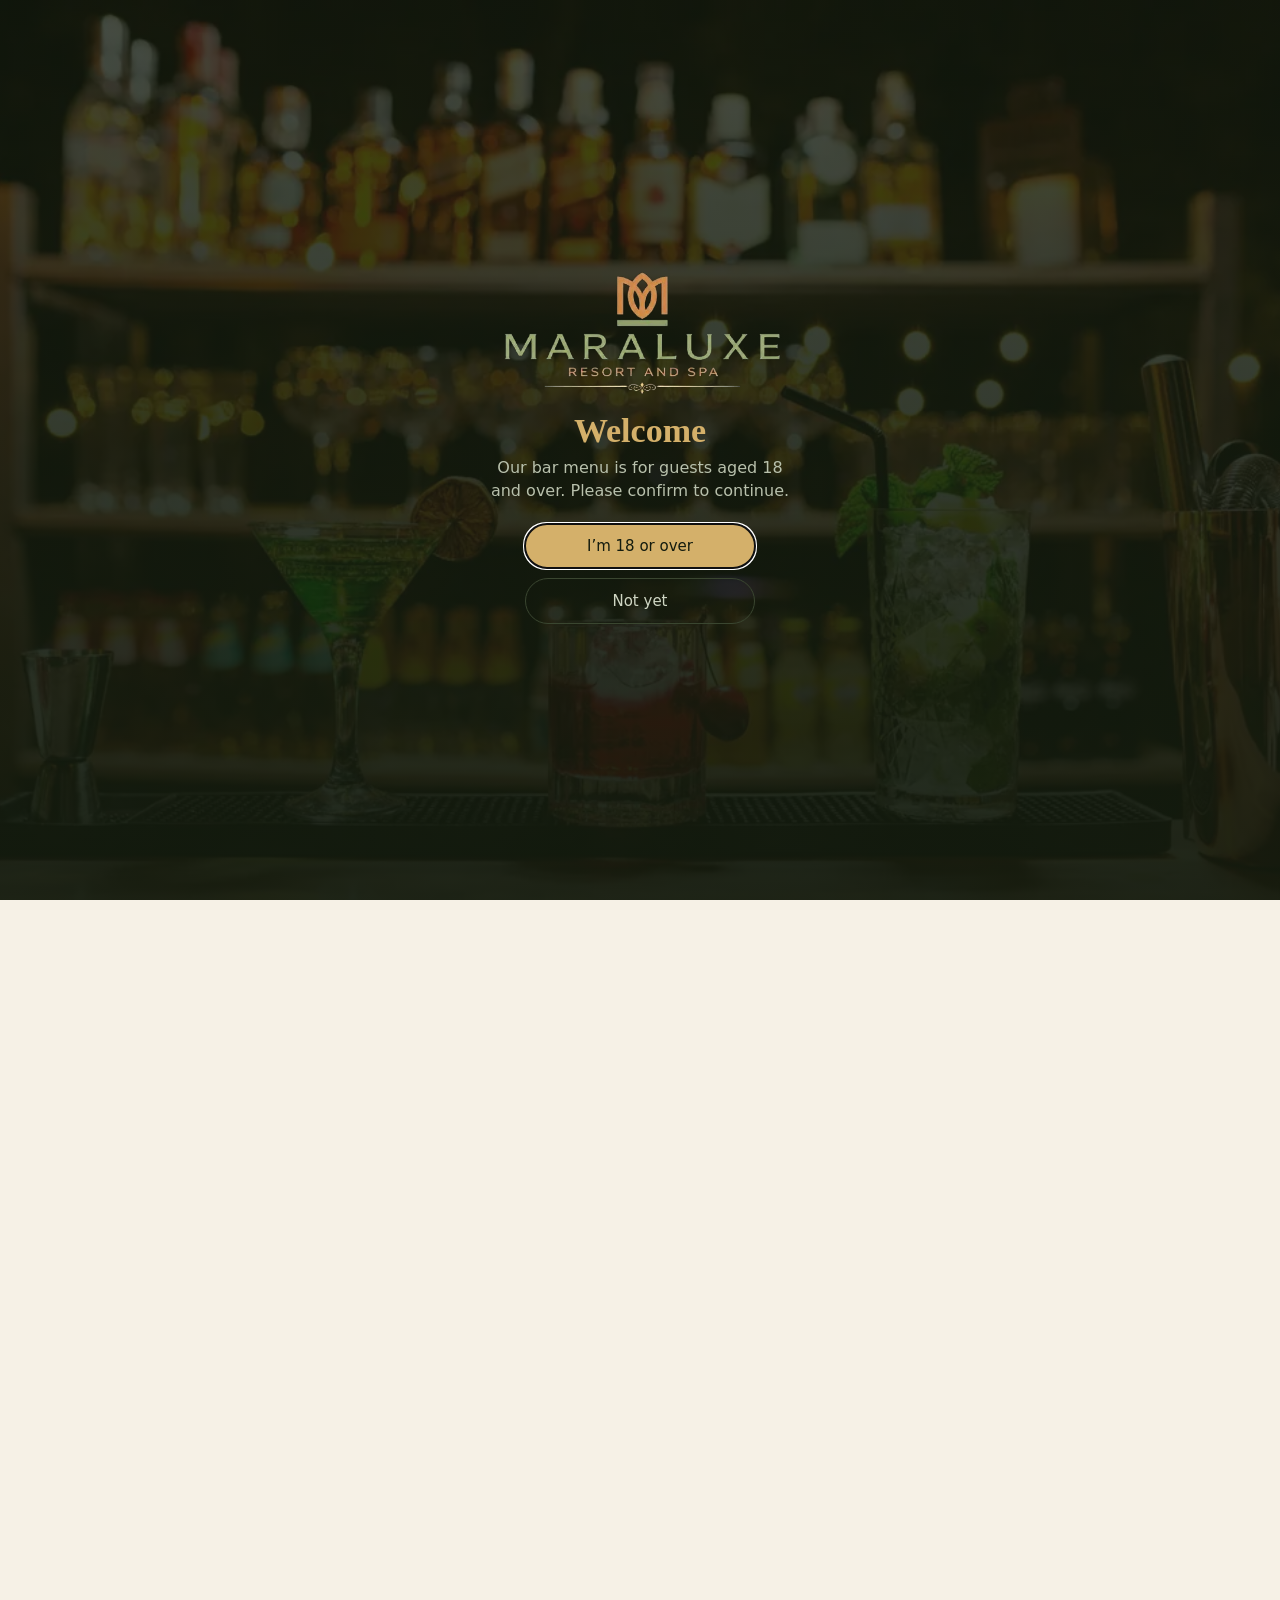
<file: index.html>
<!DOCTYPE html>
<html lang="en">
<head>
  <meta charset="utf-8">
  <meta name="viewport" content="width=device-width, initial-scale=1, viewport-fit=cover">
  <meta name="theme-color" content="#131B0E">
  <link rel="manifest" href="./manifest.webmanifest">
  <link rel="icon" type="image/png" sizes="192x192" href="./icons/icon-192.png">
  <link rel="apple-touch-icon" href="./icons/apple-touch-icon.png">
  <meta name="apple-mobile-web-app-capable" content="yes">
  <meta name="mobile-web-app-capable" content="yes">
  <meta name="apple-mobile-web-app-title" content="Maraluxe Bar">
  <meta name="apple-mobile-web-app-status-bar-style" content="black-translucent">
  <meta name="referrer" content="no-referrer">
  <meta http-equiv="X-Content-Type-Options" content="nosniff">
  <meta http-equiv="Content-Security-Policy" content="default-src 'none'; script-src 'self'; style-src 'self' https://fonts.googleapis.com; font-src https://fonts.gstatic.com; img-src 'self' data:; connect-src 'self' https://fonts.googleapis.com https://fonts.gstatic.com; worker-src 'self'; manifest-src 'self'; object-src 'none'; base-uri 'none'; form-action 'none';">
  <meta name="description" content="Maraluxe Resort and Spa bar menu featuring crafted cocktails, fine spirits, ice-cold beer, and luxury wines.">

  <title>Maraluxe Resort and Spa — Bar Menu</title>

  <link rel="preconnect" href="https://fonts.googleapis.com">
  <link rel="preconnect" href="https://fonts.gstatic.com" crossorigin>
  <link href="https://fonts.googleapis.com/css2?family=Cormorant+Garamond:wght@500;600&family=Jost:wght@400;500;600&display=swap" rel="stylesheet">
  <link rel="stylesheet" href="./styles.css">
</head>
<body>

  <!-- Age Verification Modal -->
  <div class="age-gate" id="ageGateModal" role="dialog" aria-modal="true" aria-labelledby="ageGateTitle">
    <img class="brand-logo" alt="Maraluxe Resort and Spa">
    <h1 class="age-gate__title" id="ageGateTitle">Welcome</h1>
    <p class="age-gate__message" id="ageGatePrompt">Our bar menu is for guests aged 18 and over. Please confirm to continue.</p>
    <div id="ageGateActions">
      <button type="button" class="age-gate__btn age-gate__btn--confirm" id="confirmAgeBtn">I’m 18 or over</button>
      <button type="button" class="age-gate__btn age-gate__btn--decline" id="declineAgeBtn">Not yet</button>
    </div>
  </div>

  <!-- Header -->
  <header class="site-header">
    <img class="brand-logo" alt="Maraluxe Resort and Spa">
    <p class="site-header__kicker">Bar Menu</p>
    <p class="site-header__subtitle">Crafted cocktails · Fine spirits · Ice-cold beer</p>
    <p class="site-header__subtitle">All prices in Ksh.</p>
  </header>

  <!-- Sticky Menu Navigation & Search -->
  <nav class="menu-nav" aria-label="Menu filter navigation">
    <input
      id="searchInput"
      class="menu-nav__search"
      type="search"
      maxlength="60"
      placeholder="Search drinks…"
      autocomplete="off"
      aria-label="Search drinks"
    >
    <div id="categoryPills" class="category-pills"></div>
  </nav>

  <!-- Dynamic Menu Content Container -->
  <main id="menuContent" class="menu-container"></main>

  <!-- Responsible Drinking Footer -->
  <footer class="site-footer">
    Please drink responsibly. Alcohol is for guests aged 18 and over.
  </footer>

  <!-- Lightbox Modal for Image Zoom -->
  <div class="lightbox-modal" id="lightboxModal" role="dialog" aria-modal="true" hidden>
    <img class="lightbox-modal__img" id="lightboxImage" alt="">
    <p class="lightbox-modal__caption" id="lightboxCaption"></p>
  </div>

  <!-- Application Scripts -->
  <script src="./assets.js" defer></script>
  <script src="./menu-data.js" defer></script>
  <script src="./app.js" defer></script>
</body>
</html>
</file>
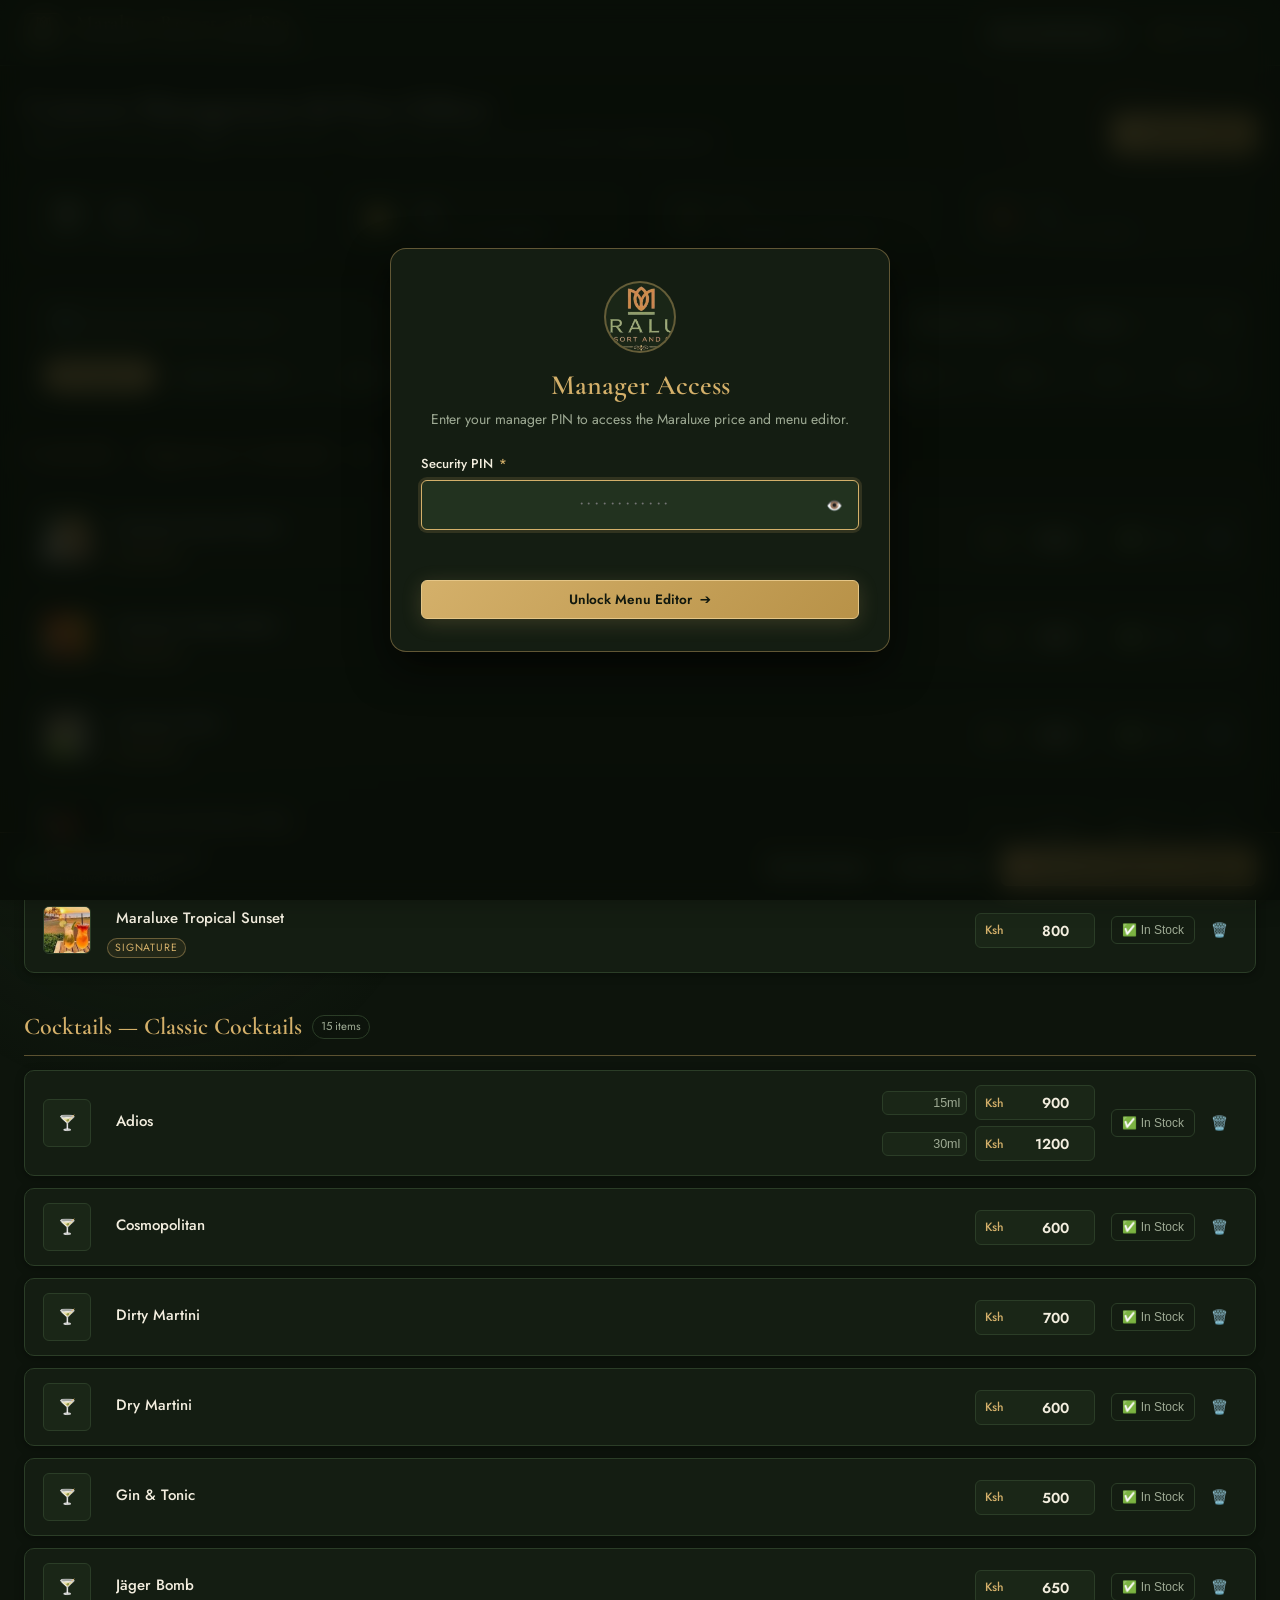
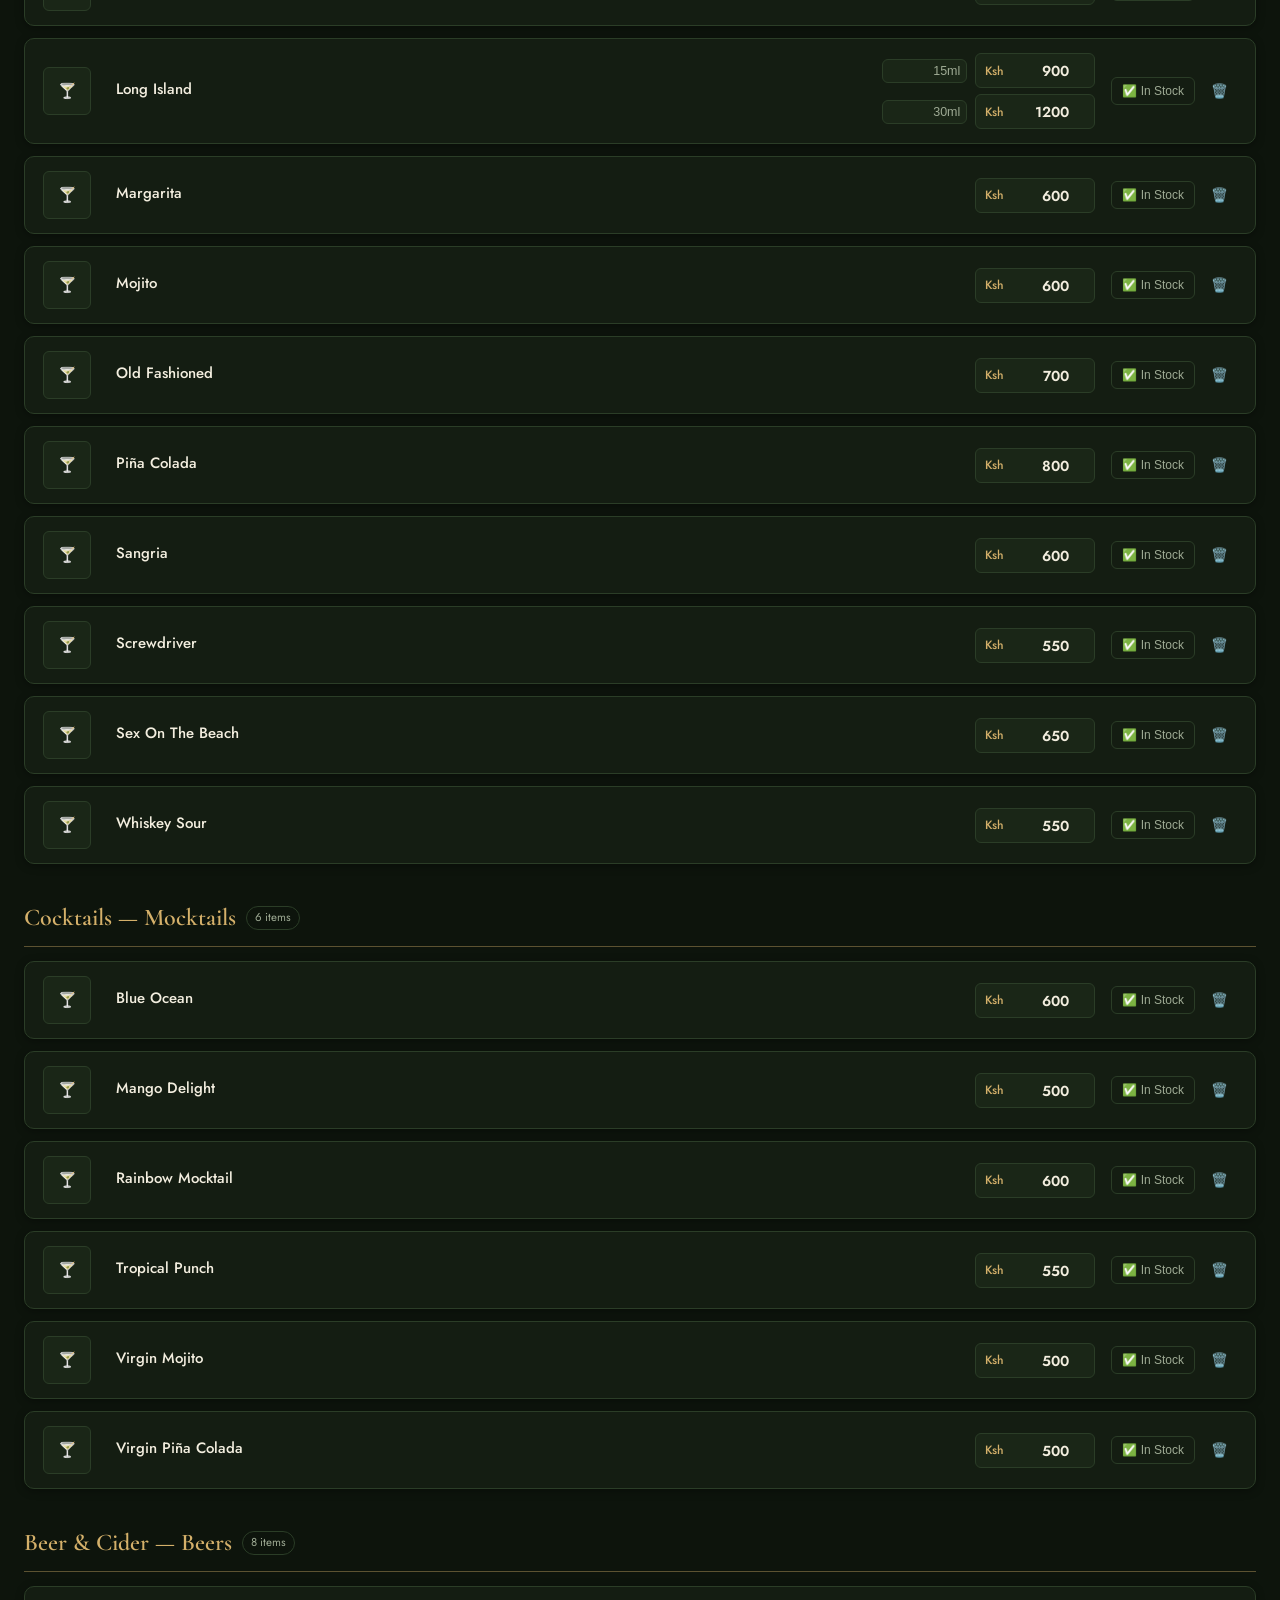
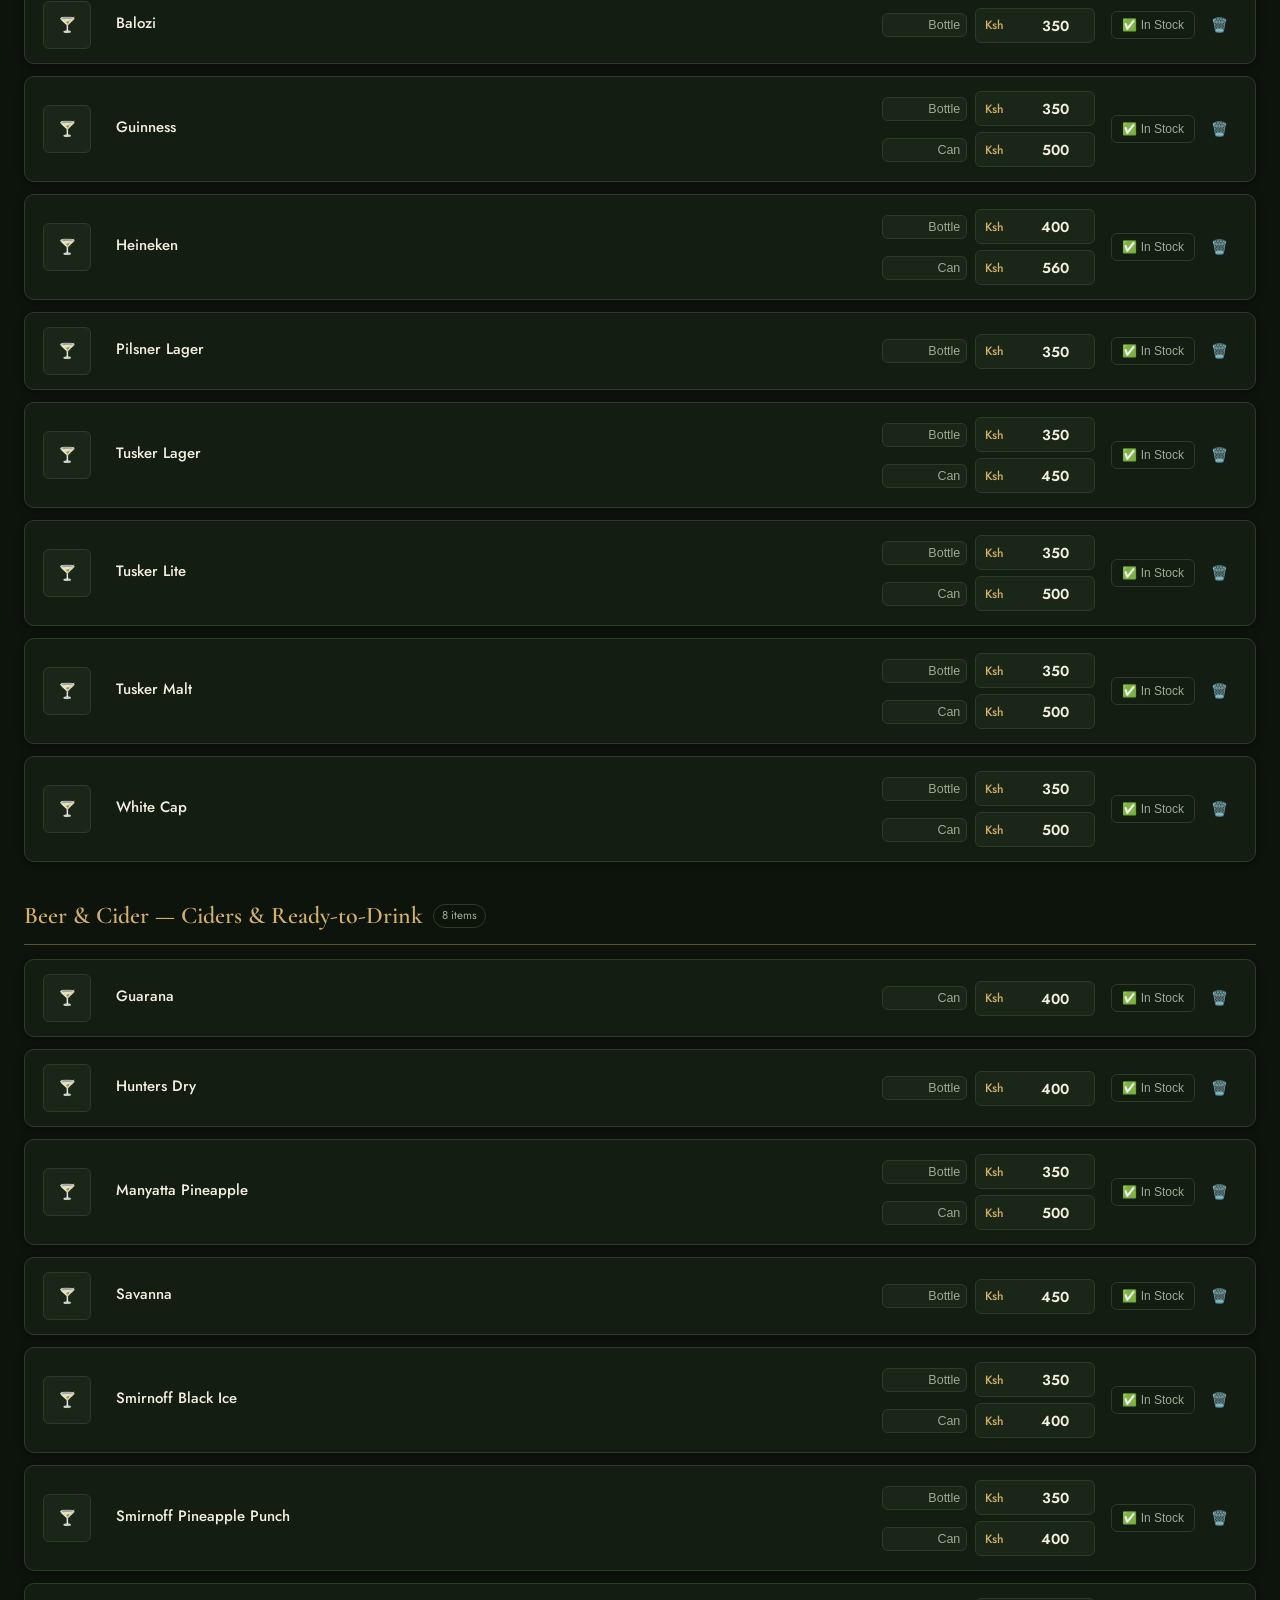
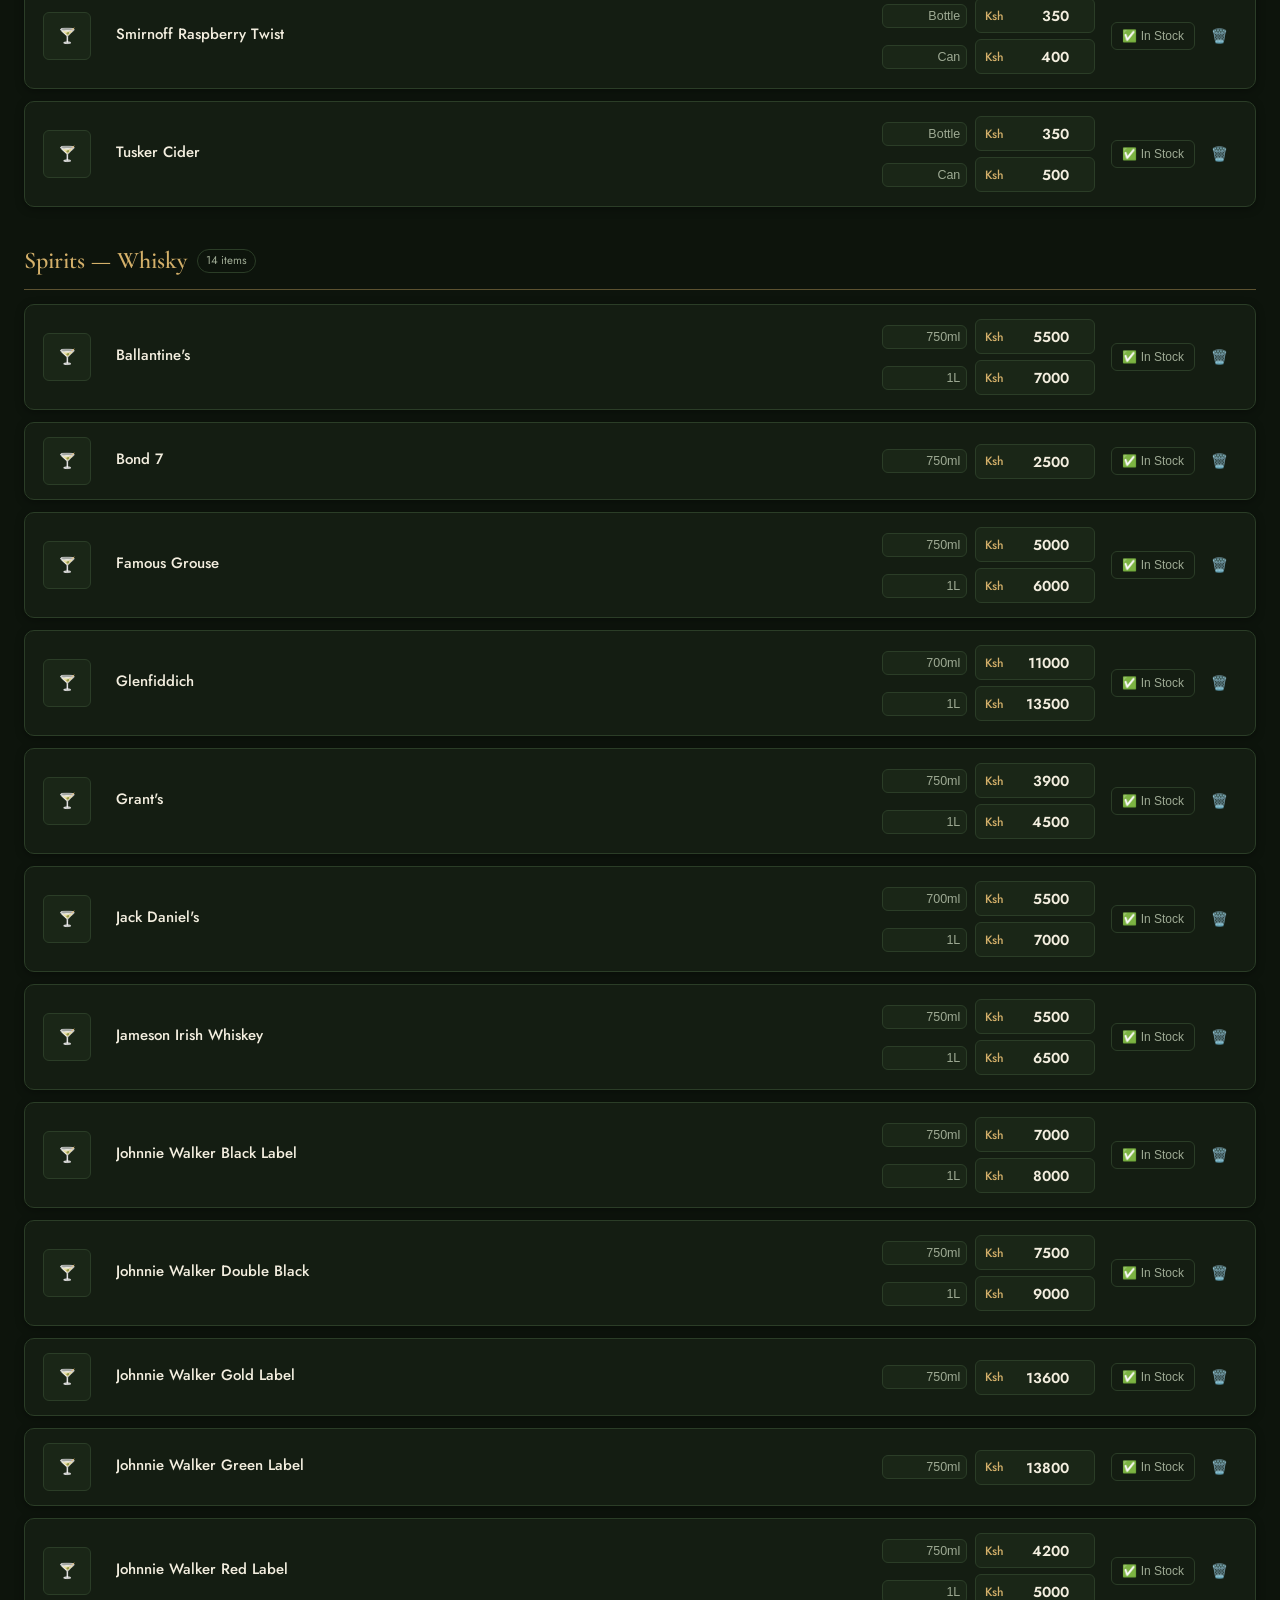
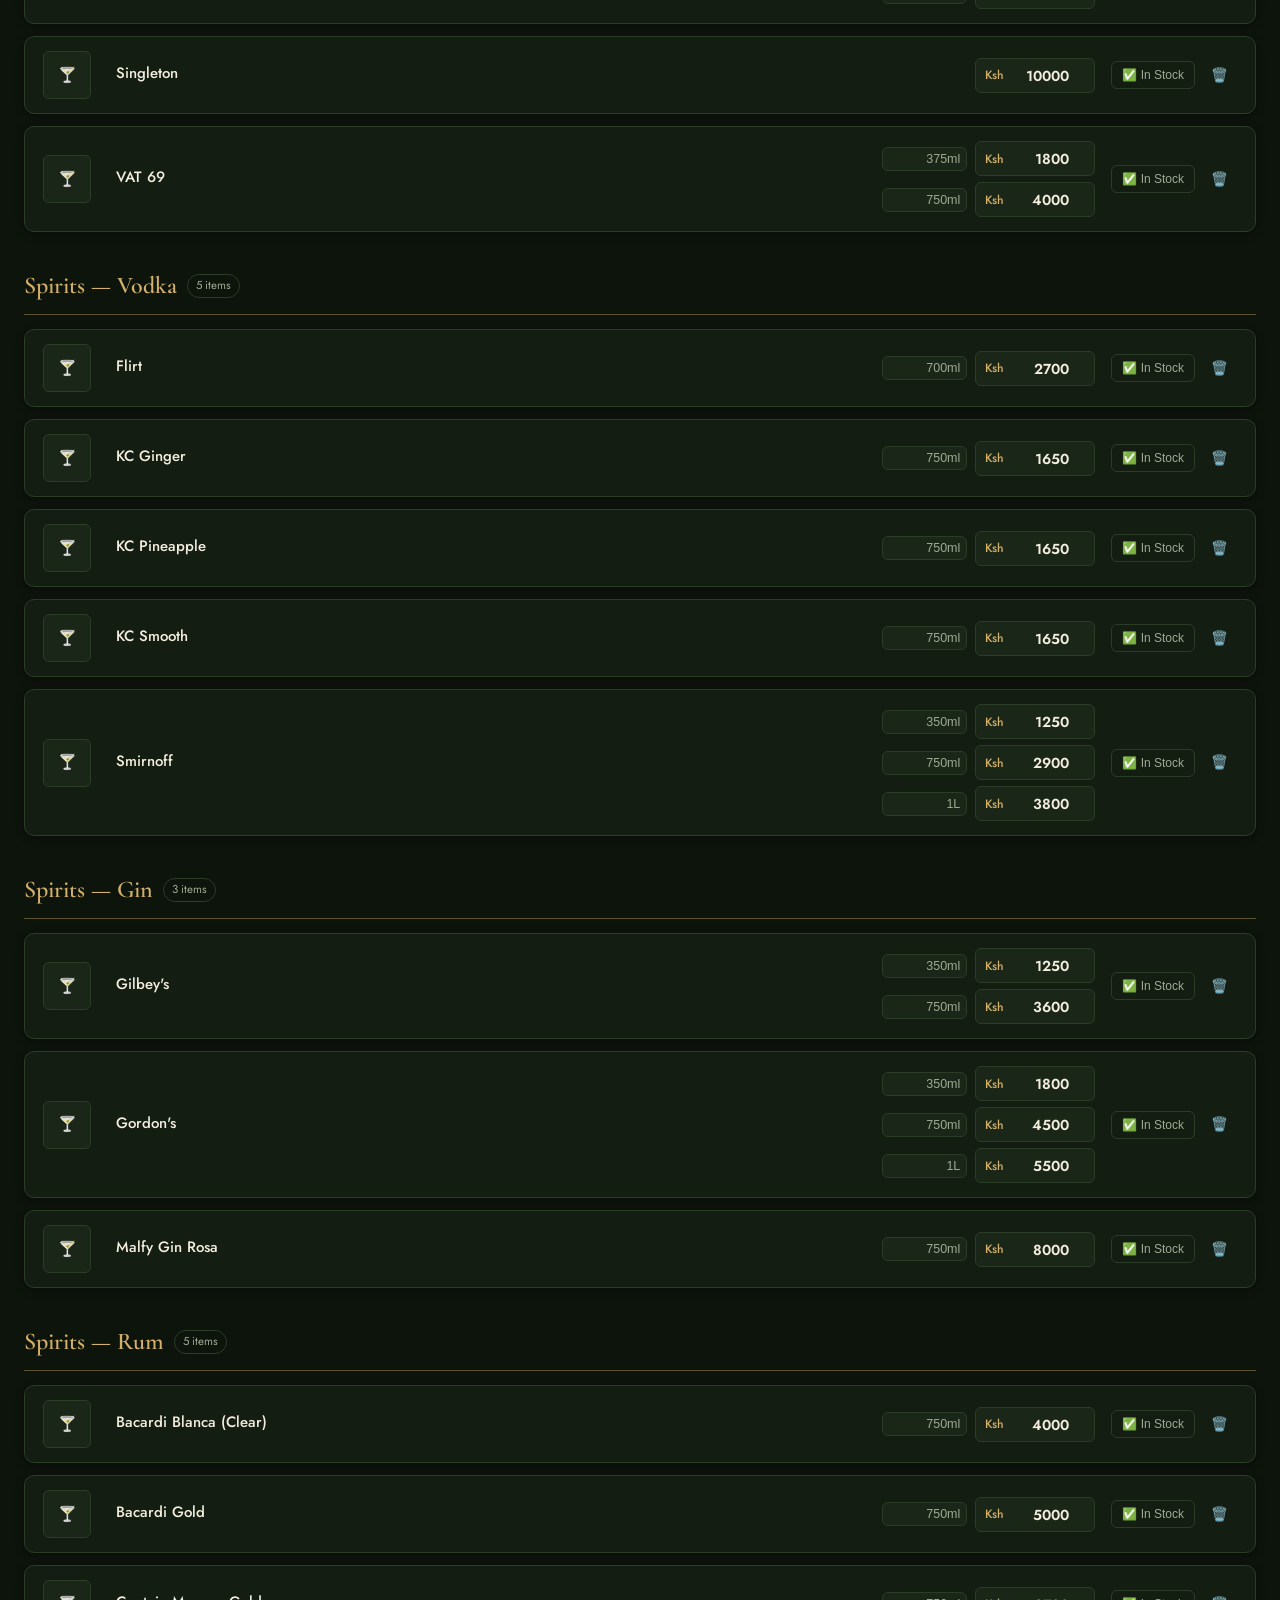
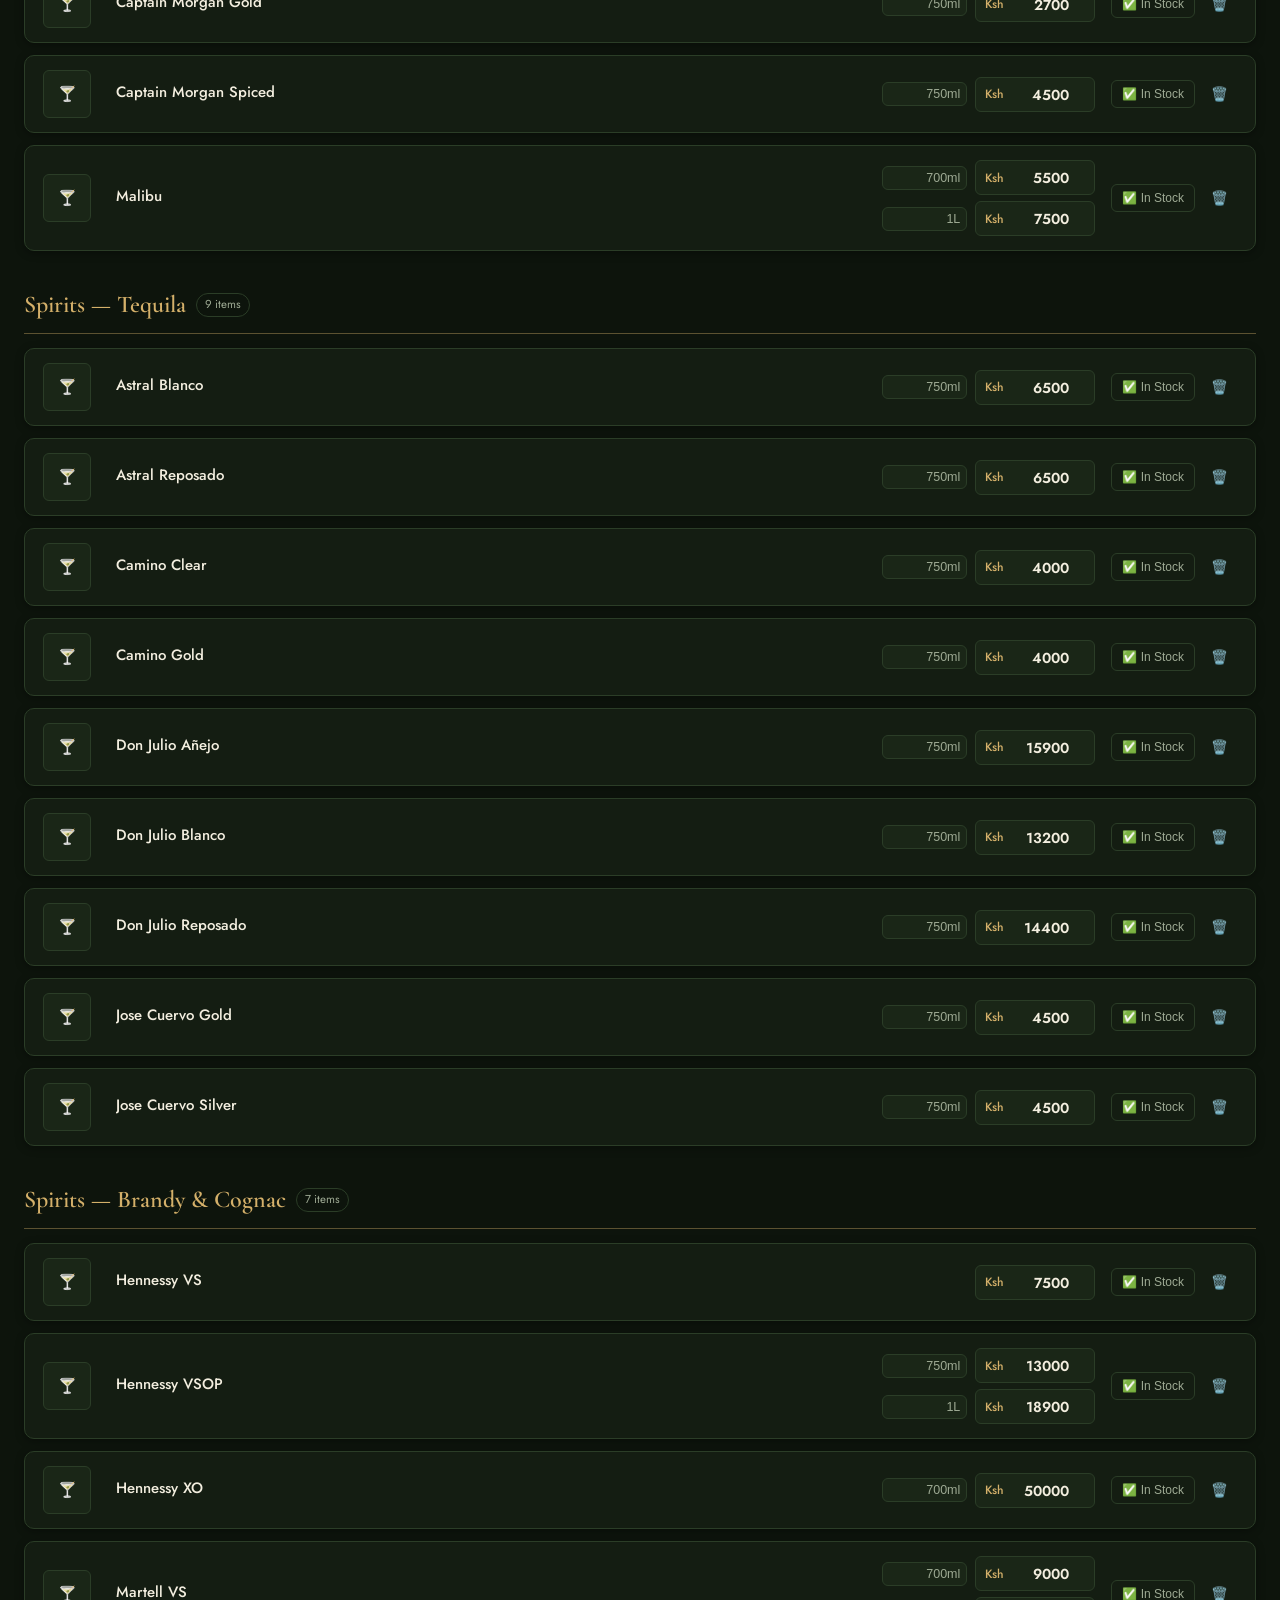
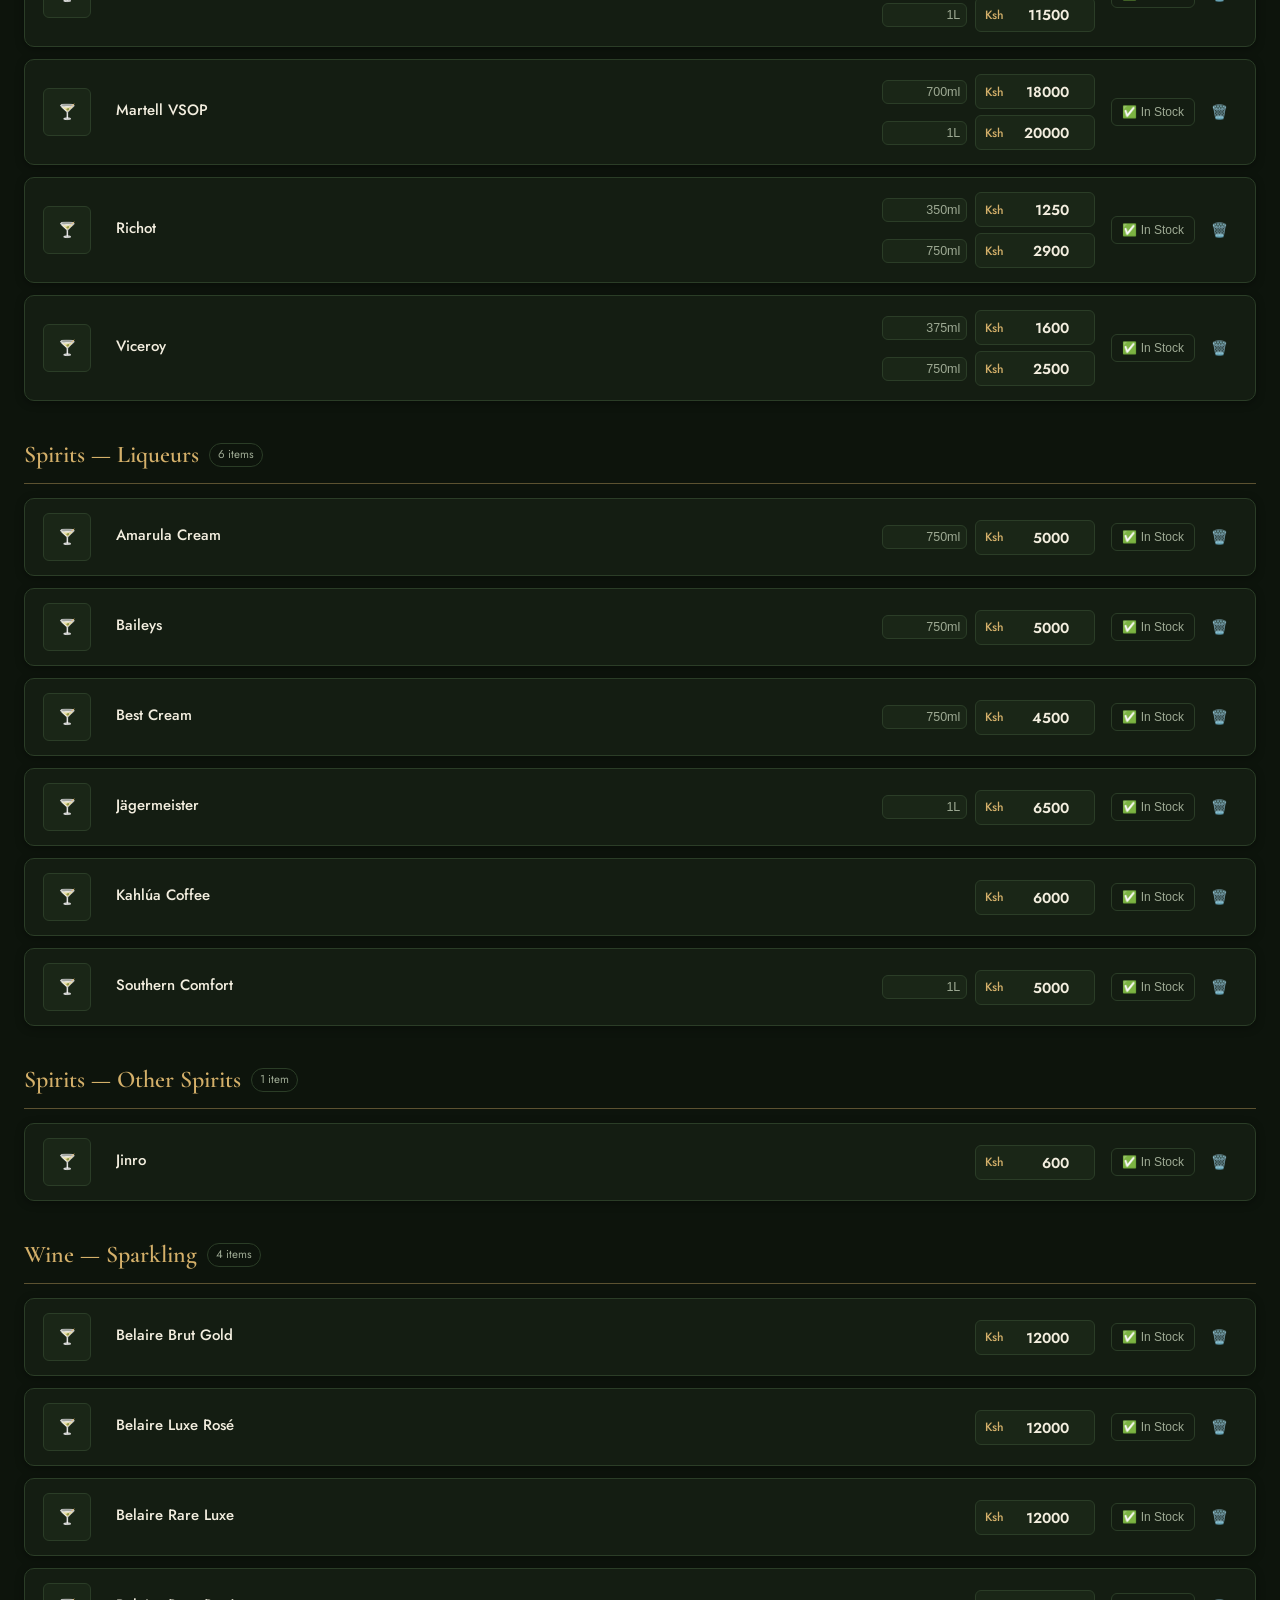
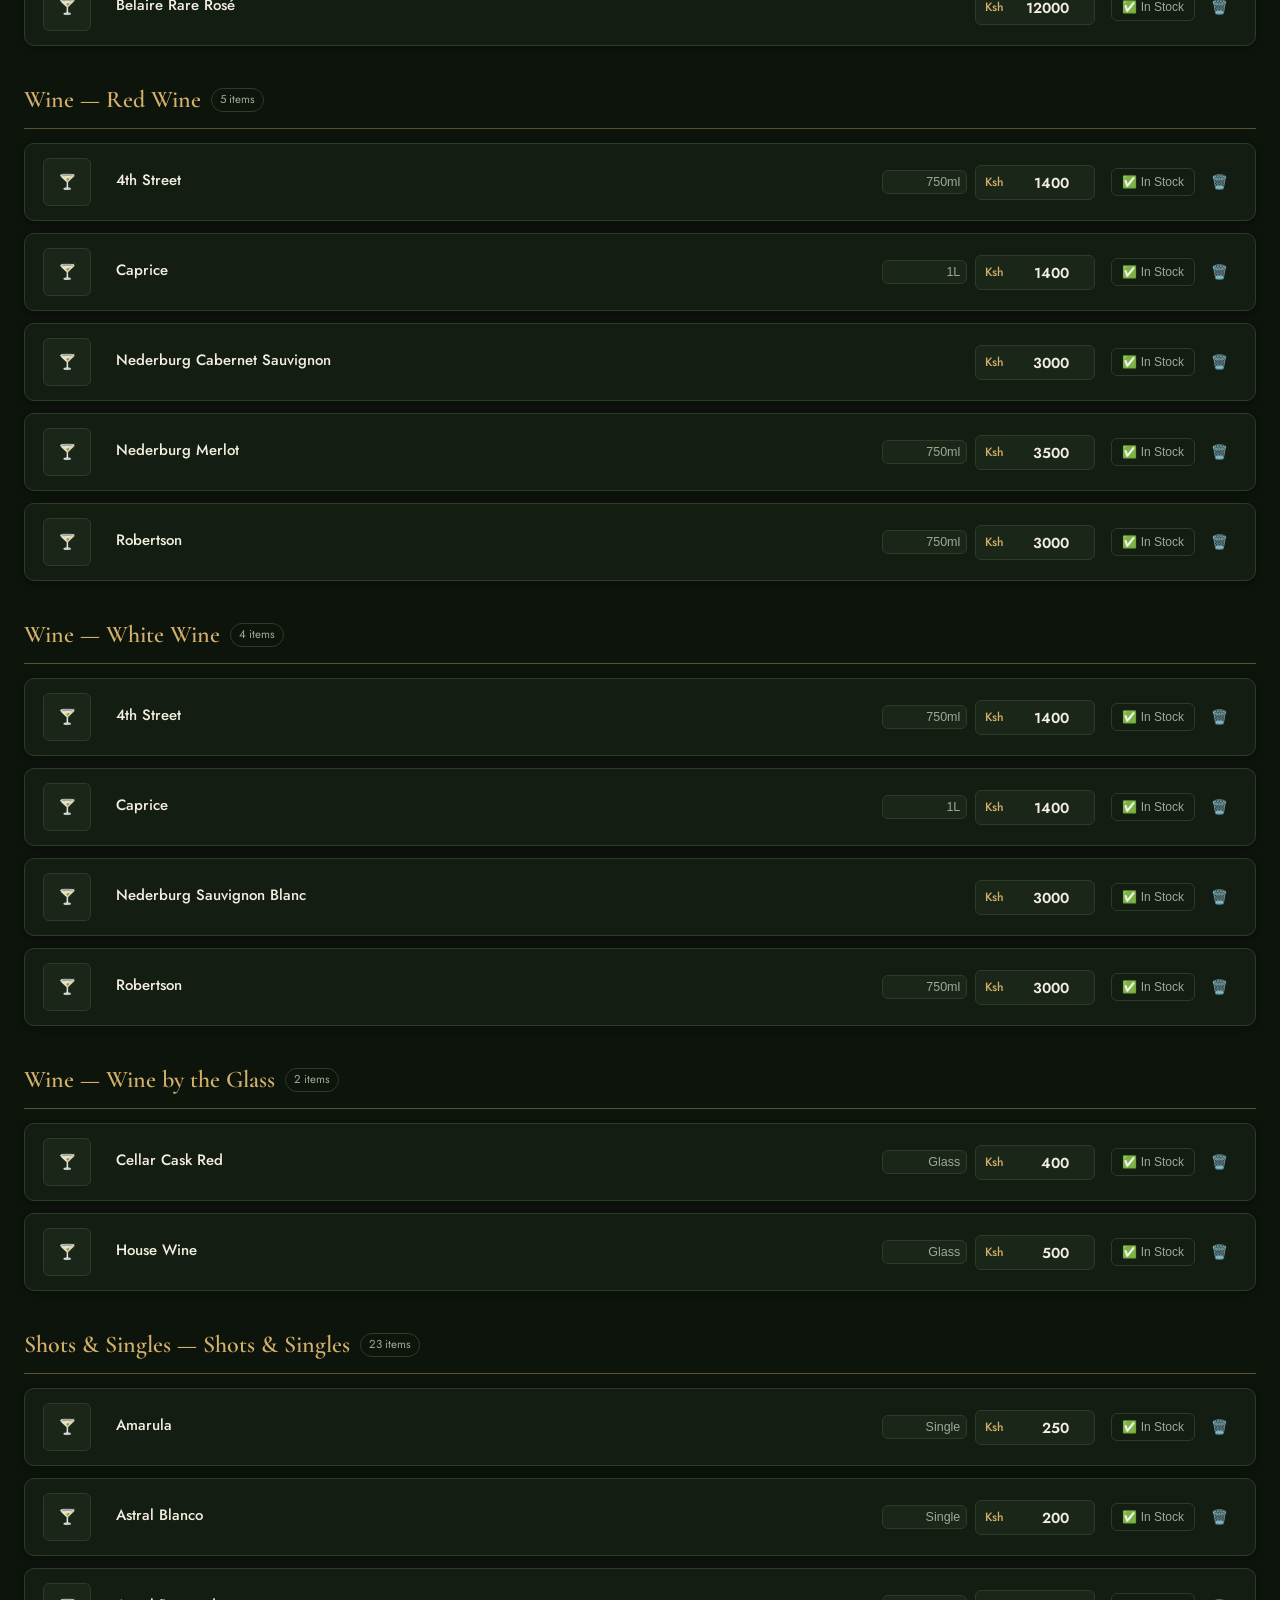
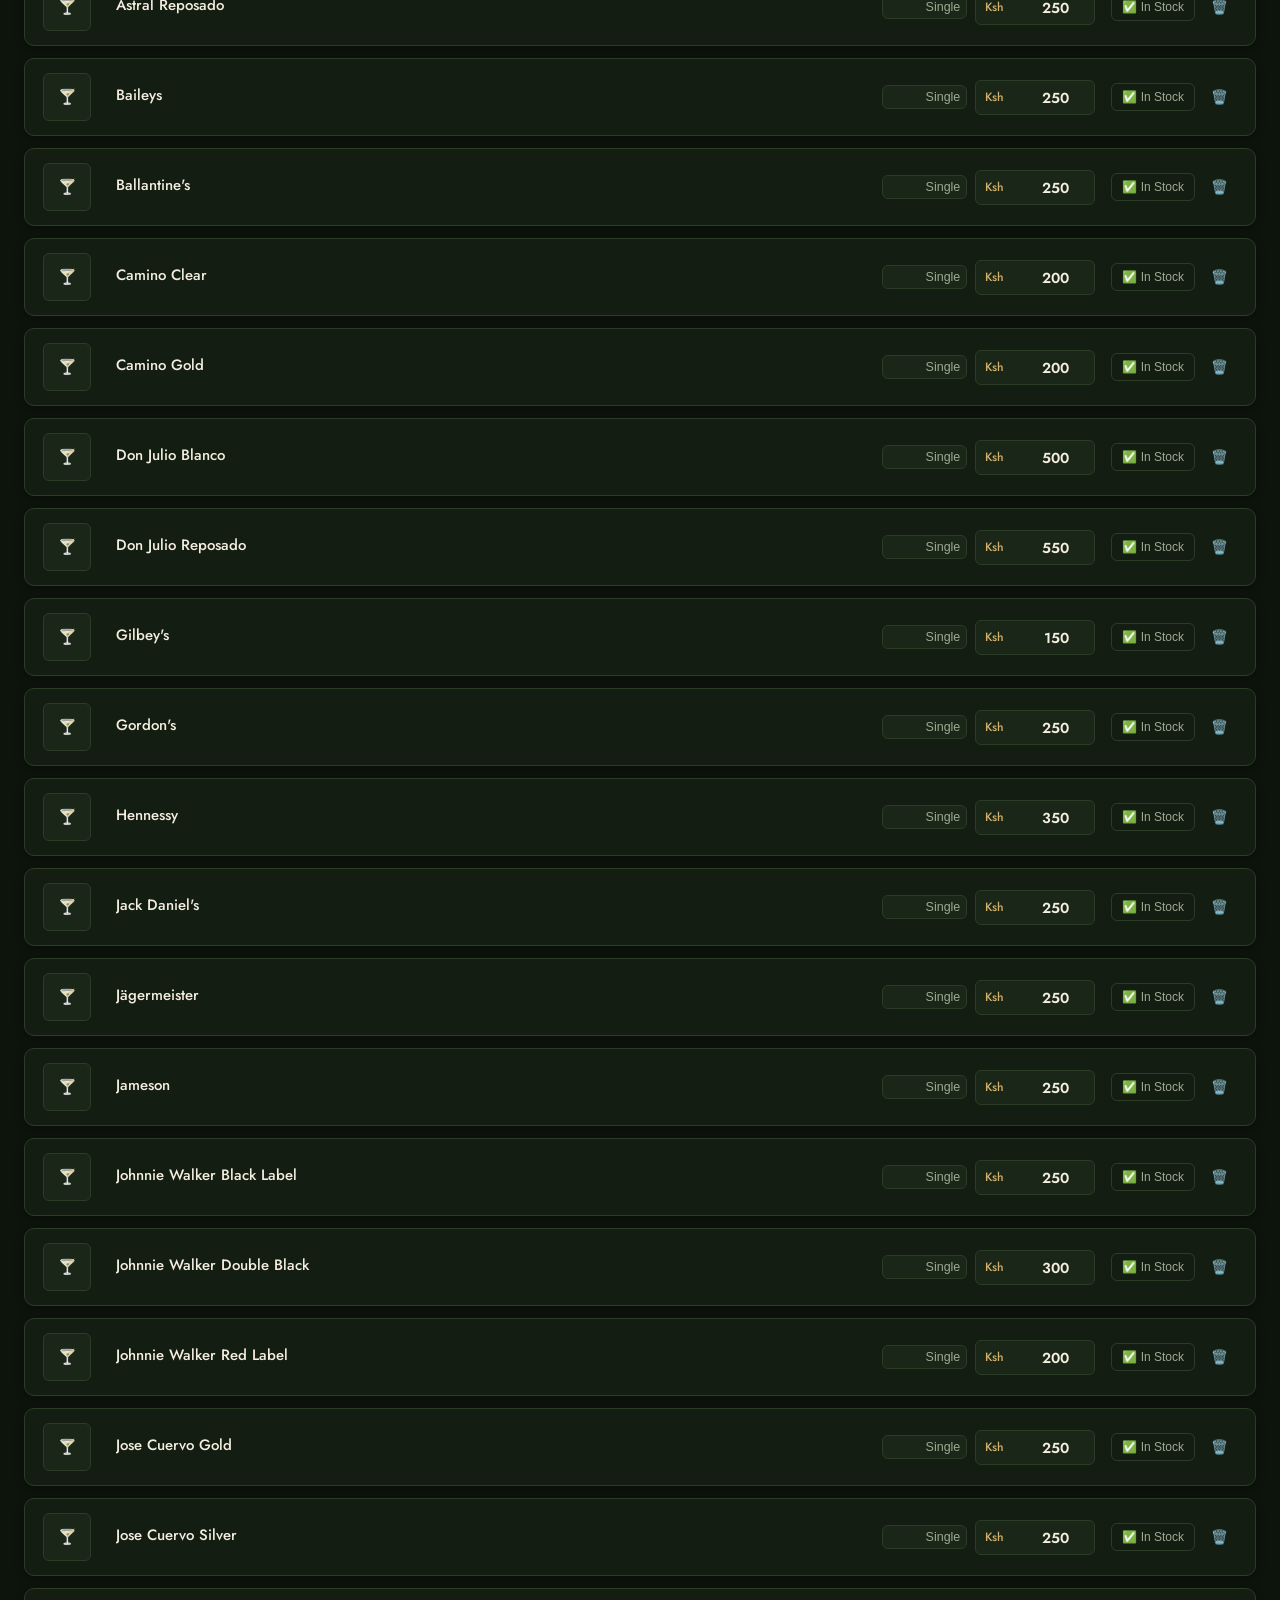
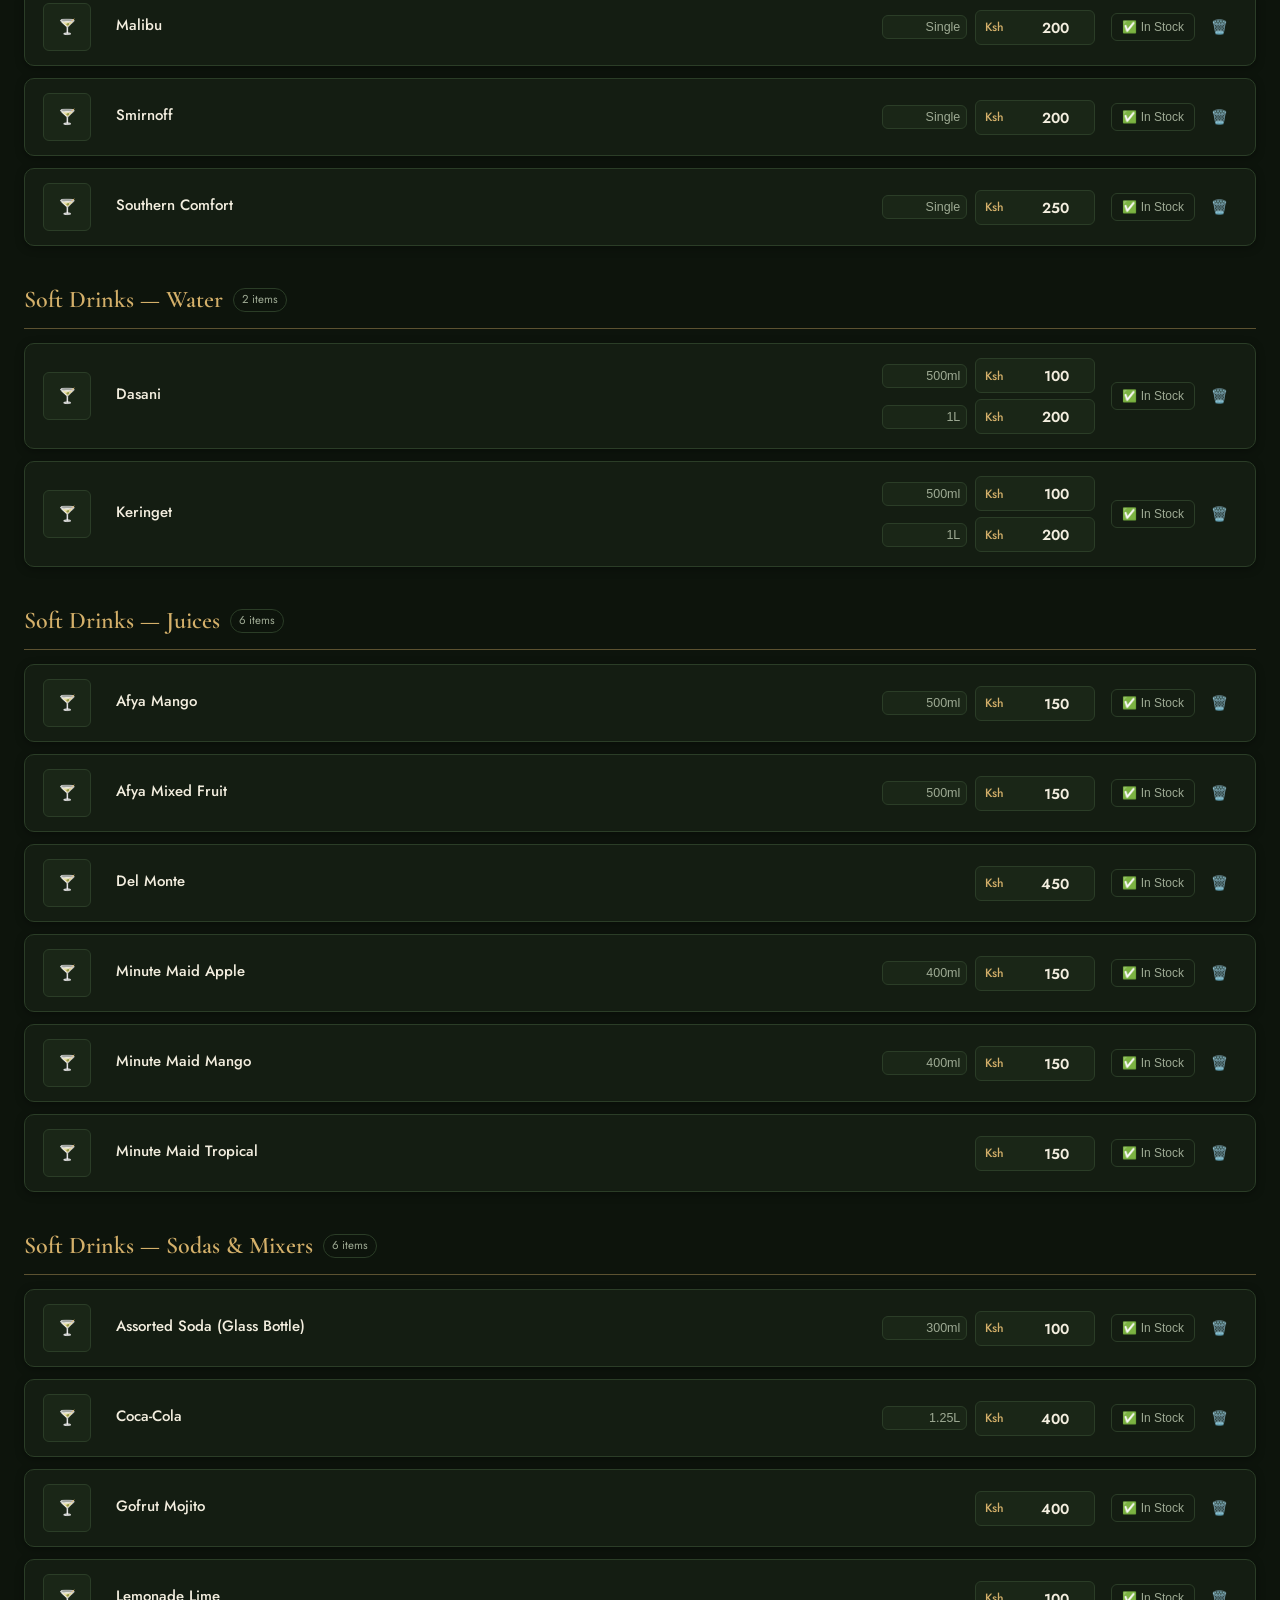
<file: admin.html>
<!DOCTYPE html>
<html lang="en">
<head>
  <meta charset="utf-8">
  <meta name="robots" content="noindex, nofollow">
  <meta name="viewport" content="width=device-width, initial-scale=1, viewport-fit=cover">
  <meta name="theme-color" content="#0D140C">
  <meta name="description" content="Maraluxe Resort and Spa Content Management & Price Editor dashboard.">

  <title>Maraluxe Resort and Spa — Menu & Price Editor</title>

  <!-- Google Fonts: Cormorant Garamond & Jost -->
  <link rel="preconnect" href="https://fonts.googleapis.com">
  <link rel="preconnect" href="https://fonts.gstatic.com" crossorigin>
  <link href="https://fonts.googleapis.com/css2?family=Cormorant+Garamond:wght@500;600;700&family=Jost:wght@400;500;600;700&display=swap" rel="stylesheet">

  <link rel="stylesheet" href="./admin.css">
</head>
<body>

  <!-- ==========================================================================
       PIN Login Gate Modal
       ========================================================================== -->
  <div class="modal-overlay" id="pinGateModal" role="dialog" aria-modal="true" aria-labelledby="pinTitle">
    <div class="modal-card" id="pinCard">
      <div class="modal-header">
        <div class="modal-logo">
          <img class="brand-logo" alt="Maraluxe Resort and Spa">
        </div>
        <h2 class="modal-title" id="pinTitle">Manager Access</h2>
        <p class="modal-subtitle">Enter your manager PIN to access the Maraluxe price and menu editor.</p>
      </div>

      <form id="pinForm" autocomplete="off">
        <div class="form-group">
          <label for="pinInput" class="form-label">Security PIN <span class="req">*</span></label>
          <div class="pin-input-wrapper">
            <input
              type="password"
              id="pinInput"
              class="form-input pin-input"
              placeholder="••••••••••••"
              required
              autofocus
            >
            <button type="button" class="pin-toggle-btn" id="pinToggleBtn" title="Show or hide PIN">
              👁️
            </button>
          </div>
          <div class="pin-error-msg" id="pinErrorMsg"></div>
        </div>

        <div class="modal-actions" style="justify-content: stretch;">
          <button type="submit" class="btn btn--gold" style="width: 100%;">
            <span>Unlock Menu Editor</span> ➔
          </button>
        </div>
      </form>
    </div>
  </div>

  <!-- ==========================================================================
       Top Navigation Bar
       ========================================================================== -->
  <nav class="admin-nav" aria-label="Admin Navigation">
    <div class="admin-nav__inner">
      <div class="admin-nav__brand">
        <div class="admin-nav__logo-wrapper">
          <img class="brand-logo admin-nav__logo-img" alt="Maraluxe">
        </div>
        <div class="admin-nav__brand-text">
          <h1>Maraluxe Resort and Spa</h1>
          <p>Bar Menu & Price Management</p>
        </div>
      </div>

      <div class="admin-nav__actions">
        <a href="./index.html" target="_blank" class="btn btn--surface btn--sm" title="Open the live guest bar menu in a new tab">
          <span>View Live Bar Menu ↗</span>
        </a>
        <button type="button" class="btn btn--ghost btn--sm" id="logoutBtn" title="Lock the dashboard">
          <span>🔒 Lock Screen</span>
        </button>
      </div>
    </div>
  </nav>

  <!-- ==========================================================================
       Main Dashboard Container
       ========================================================================== */ -->
  <main class="admin-container">

    <!-- Header Section -->
    <header class="admin-header">
      <div class="admin-header__top">
        <div>
          <h2 class="admin-header__title">Content Management & Price Editor</h2>
          <p class="admin-header__subtitle">
            Update prices, edit names, toggle out-of-stock items, or add new drinks. When done, download the updated data file.
          </p>
        </div>
        <div>
          <button type="button" class="btn btn--gold" id="openAddModalBtn">
            <span>+ Add New Drink</span>
          </button>
        </div>
      </div>

      <!-- Quick Metrics Bar -->
      <div class="admin-metrics">
        <div class="metric-card">
          <div class="metric-card__icon">🍸</div>
          <div>
            <div class="metric-card__val" id="metricTotalItems">0</div>
            <div class="metric-card__lbl">Total Drinks</div>
          </div>
        </div>

        <div class="metric-card">
          <div class="metric-card__icon">📂</div>
          <div>
            <div class="metric-card__val" id="metricTotalCategories">0</div>
            <div class="metric-card__lbl">Active Categories</div>
          </div>
        </div>

        <div class="metric-card metric-card--modified">
          <div class="metric-card__icon">✏️</div>
          <div>
            <div class="metric-card__val" id="metricModifiedCount">0</div>
            <div class="metric-card__lbl">Changes in Session</div>
          </div>
        </div>

        <div class="metric-card">
          <div class="metric-card__icon">🚫</div>
          <div>
            <div class="metric-card__val" id="metricOutOfStockCount">0</div>
            <div class="metric-card__lbl">Out of Stock</div>
          </div>
        </div>
      </div>
    </header>

    <!-- Toolbar: Search, Filters & Category Pills -->
    <section class="admin-toolbar" aria-label="Inventory Filters">
      <div class="admin-toolbar__row">
        <!-- Search -->
        <div class="search-box">
          <span class="search-box__icon">🔍</span>
          <input
            type="search"
            id="adminSearchInput"
            class="search-box__input"
            placeholder="Search by drink name or brand…"
            autocomplete="off"
          >
          <button type="button" class="search-box__clear" id="searchClearBtn" hidden title="Clear search">✕</button>
        </div>

        <!-- Filter Dropdowns -->
        <div style="display: flex; gap: 10px; align-items: center; flex-wrap: wrap;">
          <select id="groupFilterSelect" class="filter-select" aria-label="Filter by group">
            <option value="ALL">All Menu Groups</option>
          </select>

          <select id="statusFilterSelect" class="filter-select" aria-label="Filter by status">
            <option value="ALL">All Items</option>
            <option value="MODIFIED">Modified Only (✏️)</option>
            <option value="OUT_OF_STOCK">Out of Stock Only (🚫)</option>
            <option value="IN_STOCK">In Stock Only (✅)</option>
          </select>
        </div>
      </div>

      <!-- Quick Category Pills -->
      <div class="category-filter-pills" id="categoryFilterPills" role="tablist" aria-label="Categories">
        <!-- Dynamic Category Pills inserted here -->
      </div>
    </section>

    <!-- Dynamic Menu Content Container -->
    <section id="inventoryContainer" aria-label="Menu Items List">
      <!-- Dynamic category groups and item rows inserted here -->
    </section>

  </main>

  <!-- ==========================================================================
       Sticky Bottom Action Bar
       ========================================================================== -->
  <footer class="admin-sticky-bar" aria-label="Quick Actions">
    <div class="admin-sticky-bar__inner">
      <div class="admin-sticky-bar__status">
        <span class="status-dot" id="statusDot"></span>
        <div>
          <div class="admin-sticky-bar__text" id="statusMessage">All menu items are current</div>
          <div class="admin-sticky-bar__subtext" id="statusSubtext">No unsaved adjustments</div>
        </div>
      </div>

      <div class="admin-sticky-bar__buttons">
        <button type="button" class="btn btn--surface btn--sm" id="discardChangesBtn" disabled title="Reset working changes back to the original file">
          <span>Discard Changes</span>
        </button>

        <button type="button" class="btn btn--surface btn--sm" id="previewCodeBtn" title="Inspect the generated code preview">
          <span>Preview Code</span>
        </button>

        <button type="button" class="btn btn--gold" id="downloadDataBtn">
          <span>📥 Download Updated menu-data.js</span>
        </button>
      </div>
    </div>
  </footer>

  <!-- ==========================================================================
       Modal: Add New Drink
       ========================================================================== -->
  <div class="modal-overlay" id="addDrinkModal" role="dialog" aria-modal="true" aria-labelledby="addDrinkTitle" hidden>
    <div class="modal-card" style="max-width: 580px;">
      <div class="modal-header" style="text-align: left; margin-bottom: 20px;">
        <h3 class="modal-title" id="addDrinkTitle" style="font-size: 24px;">Add New Drink</h3>
        <p class="modal-subtitle">Add a new beverage to the Maraluxe Resort & Spa inventory.</p>
      </div>

      <form id="addDrinkForm" autocomplete="off">
        <div class="form-group">
          <label for="newItemName" class="form-label">Drink Name <span class="req">*</span></label>
          <input
            type="text"
            id="newItemName"
            class="form-input"
            placeholder="e.g. Don Julio 1942 Añejo"
            required
          >
        </div>

        <div class="form-row">
          <div class="form-group">
            <label for="newItemCategory" class="form-label">Category <span class="req">*</span></label>
            <select id="newItemCategory" class="form-select" required>
              <!-- Populated dynamically -->
            </select>
          </div>

          <div class="form-group">
            <label for="newItemTag" class="form-label">Highlight Tag (Optional)</label>
            <input
              type="text"
              id="newItemTag"
              class="form-input"
              placeholder="e.g. Premium, Signature, New"
            >
          </div>
        </div>

        <div class="form-row">
          <div class="form-group">
            <label for="newItemOptionLabel" class="form-label">Size / Volume Label</label>
            <input
              type="text"
              id="newItemOptionLabel"
              class="form-input"
              placeholder="e.g. 750ml, Bottle, Glass, Tot"
            >
          </div>

          <div class="form-group">
            <label for="newItemPrice" class="form-label">Price (Ksh.) <span class="req">*</span></label>
            <input
              type="number"
              id="newItemPrice"
              class="form-input"
              placeholder="e.g. 15000"
              min="1"
              step="10"
              required
            >
          </div>
        </div>

        <div class="form-group">
          <label for="newItemDesc" class="form-label">Description (Optional)</label>
          <textarea
            id="newItemDesc"
            class="form-textarea"
            rows="2"
            placeholder="Tasting notes, vintage, or serving recommendation…"
          ></textarea>
        </div>

        <div class="modal-actions">
          <button type="button" class="btn btn--surface" id="cancelAddBtn">Cancel</button>
          <button type="submit" class="btn btn--gold">Add to Menu</button>
        </div>
      </form>
    </div>
  </div>

  <!-- ==========================================================================
       Modal: Confirm Delete
       ========================================================================== -->
  <div class="modal-overlay" id="confirmDeleteModal" role="dialog" aria-modal="true" aria-labelledby="deleteTitle" hidden>
    <div class="modal-card" style="max-width: 440px;">
      <div class="modal-header" style="text-align: left; margin-bottom: 16px;">
        <h3 class="modal-title" id="deleteTitle" style="font-size: 22px; color: var(--admin-danger);">Delete Menu Item?</h3>
        <p class="modal-subtitle" id="deleteConfirmPrompt">
          Are you sure you want to remove this drink from the menu?
        </p>
      </div>

      <div class="modal-actions">
        <button type="button" class="btn btn--surface" id="cancelDeleteBtn">Keep Item</button>
        <button type="button" class="btn btn--gold" id="confirmDeleteBtn" style="background: var(--admin-danger); border-color: var(--admin-danger); color: white;">
          Confirm Delete
        </button>
      </div>
    </div>
  </div>

  <!-- ==========================================================================
       Modal: Code & JSON Preview
       ========================================================================== -->
  <div class="modal-overlay" id="previewModal" role="dialog" aria-modal="true" aria-labelledby="previewTitle" hidden>
    <div class="modal-card" style="max-width: 800px; max-height: 85vh; display: flex; flex-direction: column;">
      <div class="modal-header" style="text-align: left; margin-bottom: 14px;">
        <h3 class="modal-title" id="previewTitle" style="font-size: 22px;">Generated menu-data.js Preview</h3>
        <p class="modal-subtitle">Review the packaged JavaScript file before downloading.</p>
      </div>

      <div style="flex: 1; overflow-y: auto; background: var(--admin-bg); border: 1px solid var(--admin-border); border-radius: var(--radius-sm); padding: 14px; margin-bottom: 16px;">
        <pre style="font-family: monospace; font-size: 12.5px; color: var(--admin-text-main); white-space: pre-wrap; word-break: break-all;" id="previewCodeContent"></pre>
      </div>

      <div class="modal-actions">
        <button type="button" class="btn btn--surface" id="closePreviewBtn">Close</button>
        <button type="button" class="btn btn--gold" id="downloadFromPreviewBtn">Download File</button>
      </div>
    </div>
  </div>

  <!-- ==========================================================================
       Toast Notifications Container
       ========================================================================== -->
  <div class="toast-container" id="toastContainer" aria-live="polite"></div>

  <!-- Application Scripts -->
  <script src="./assets.js"></script>
  <script src="./menu-data.js"></script>
  <script src="./admin.js"></script>
</body>
</html>
</file>
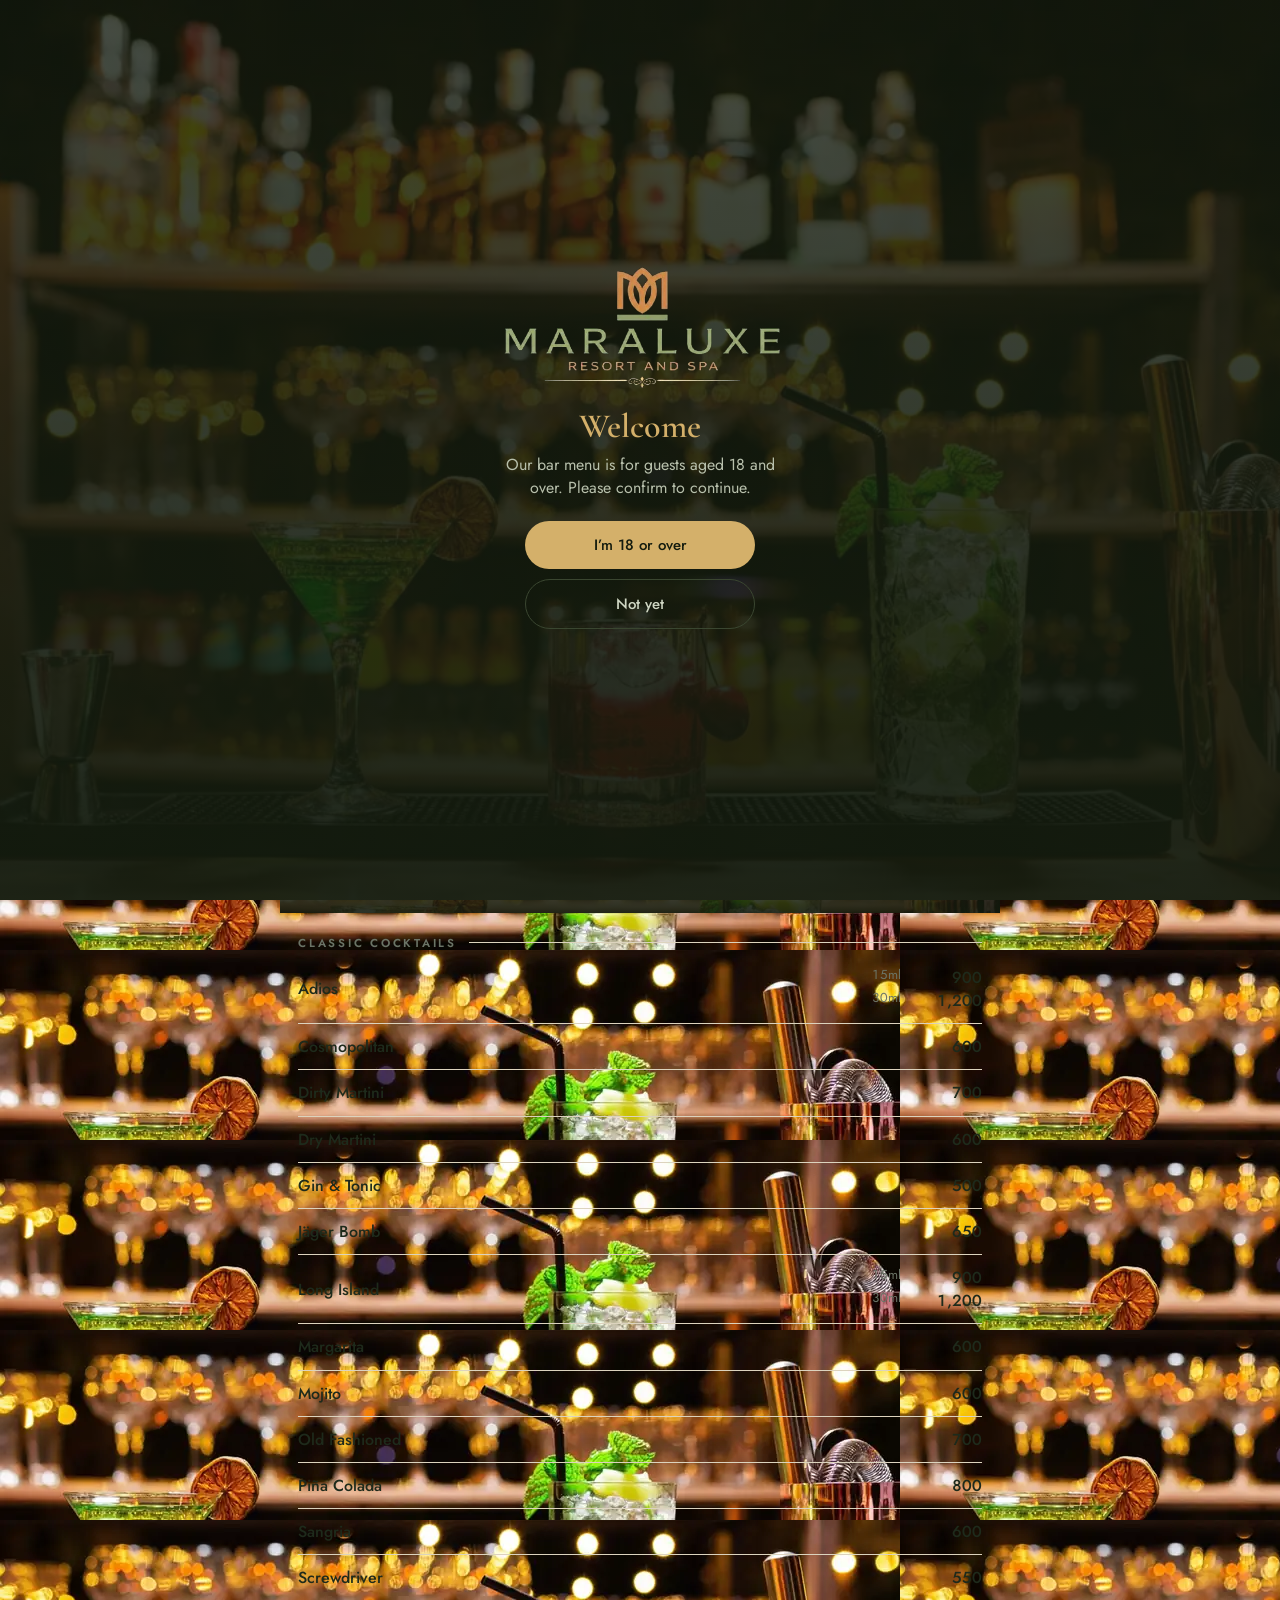
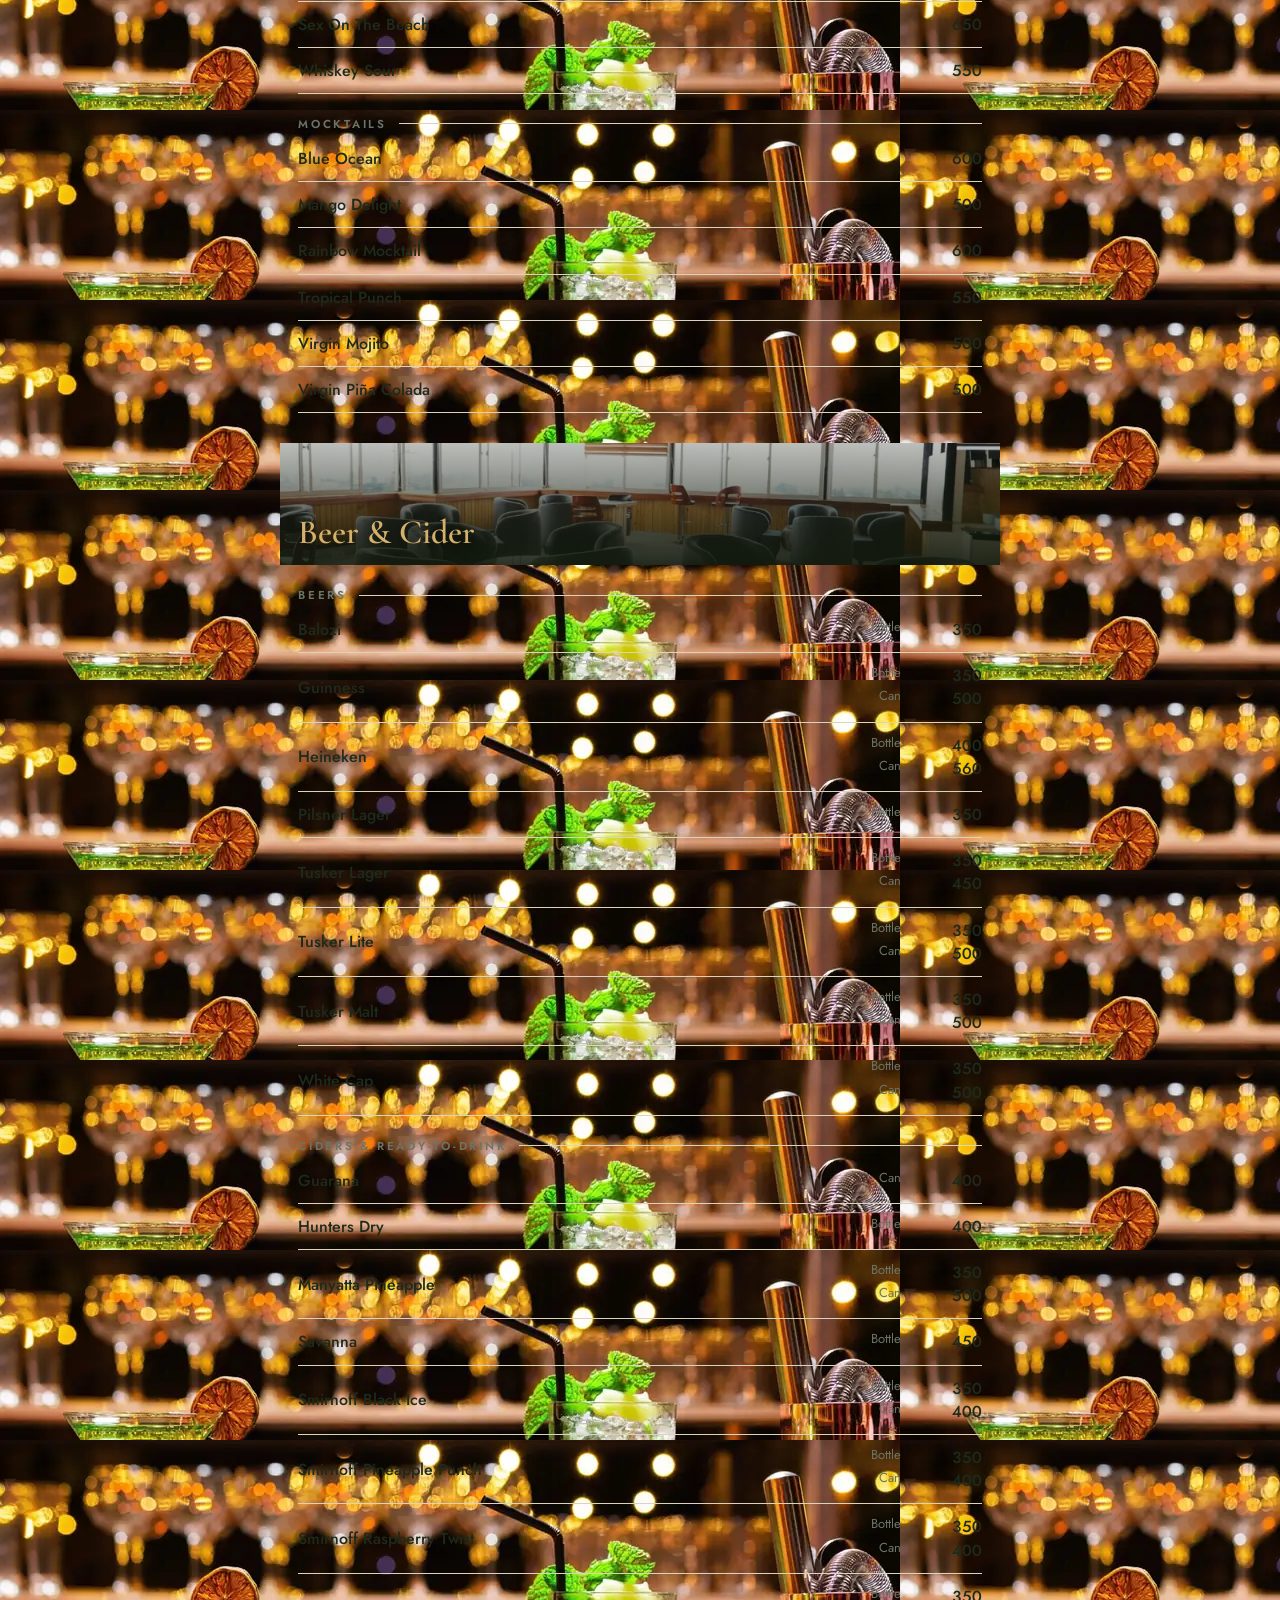
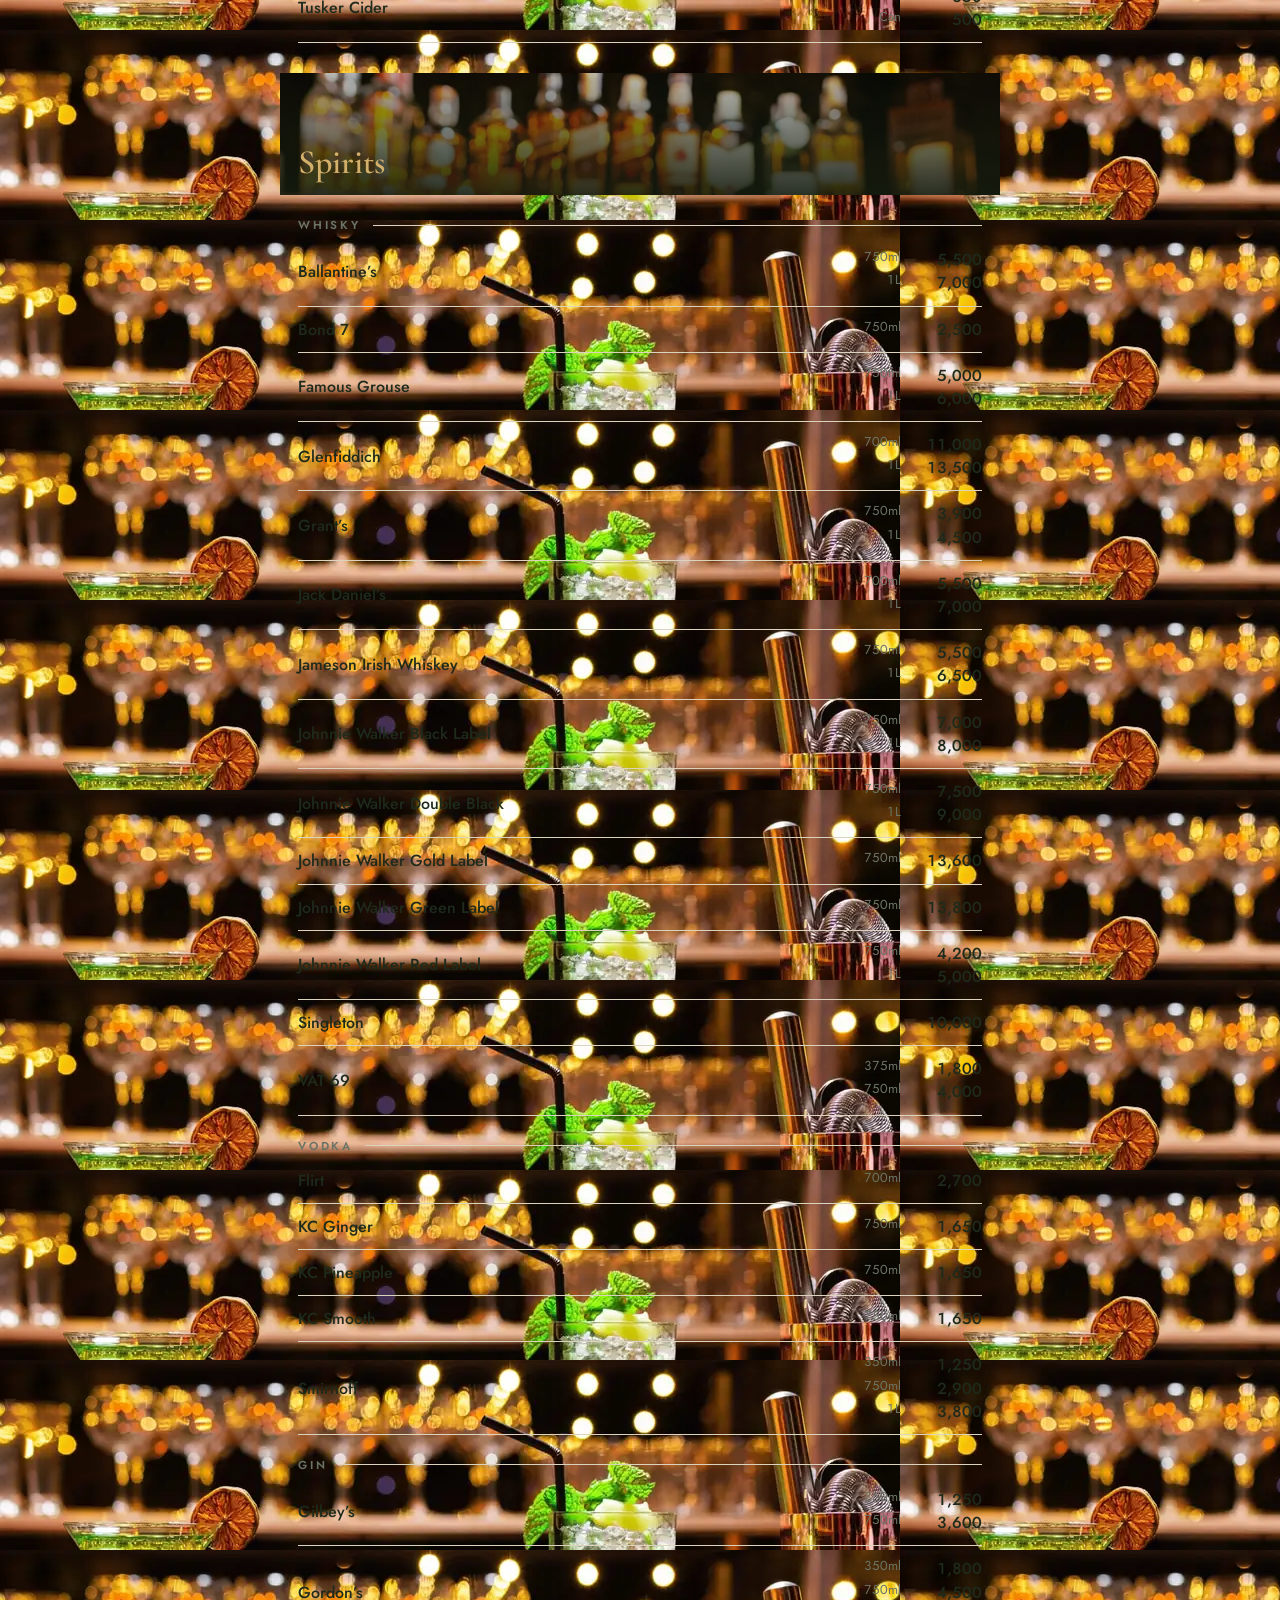
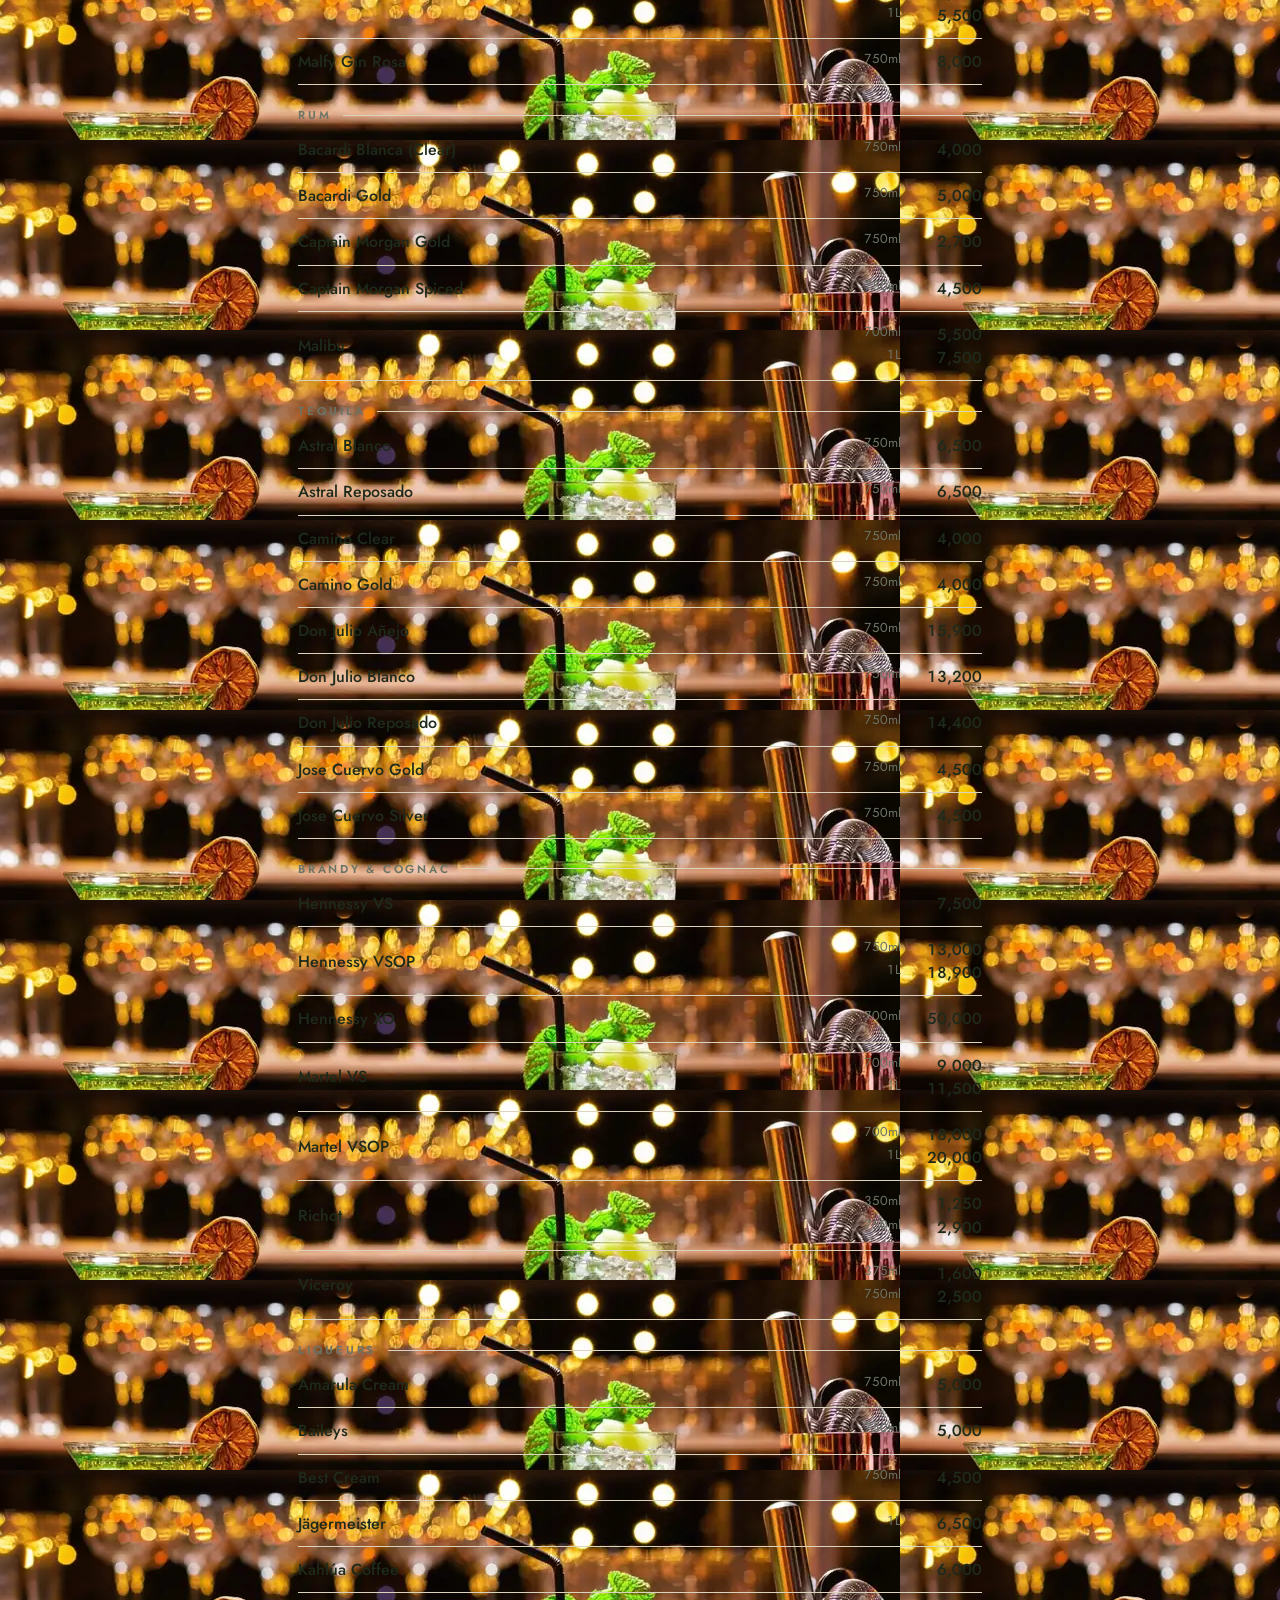
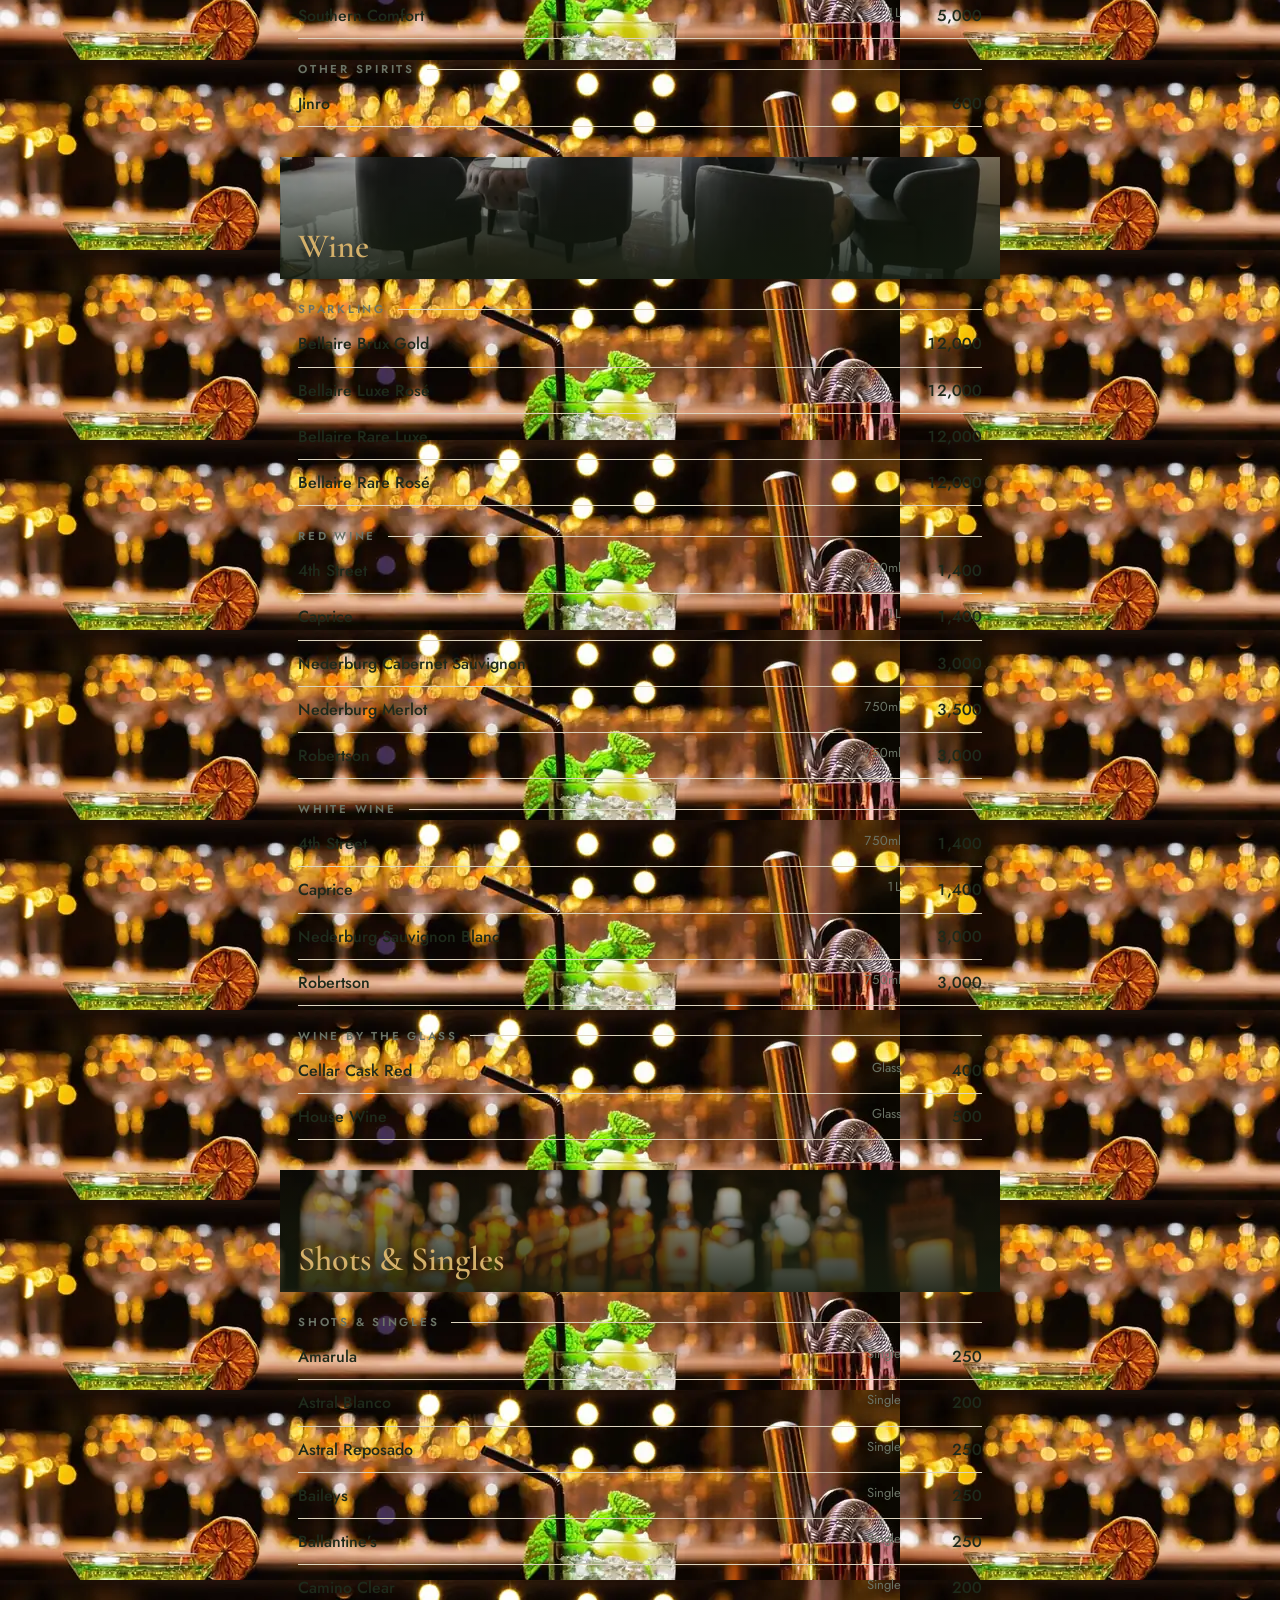
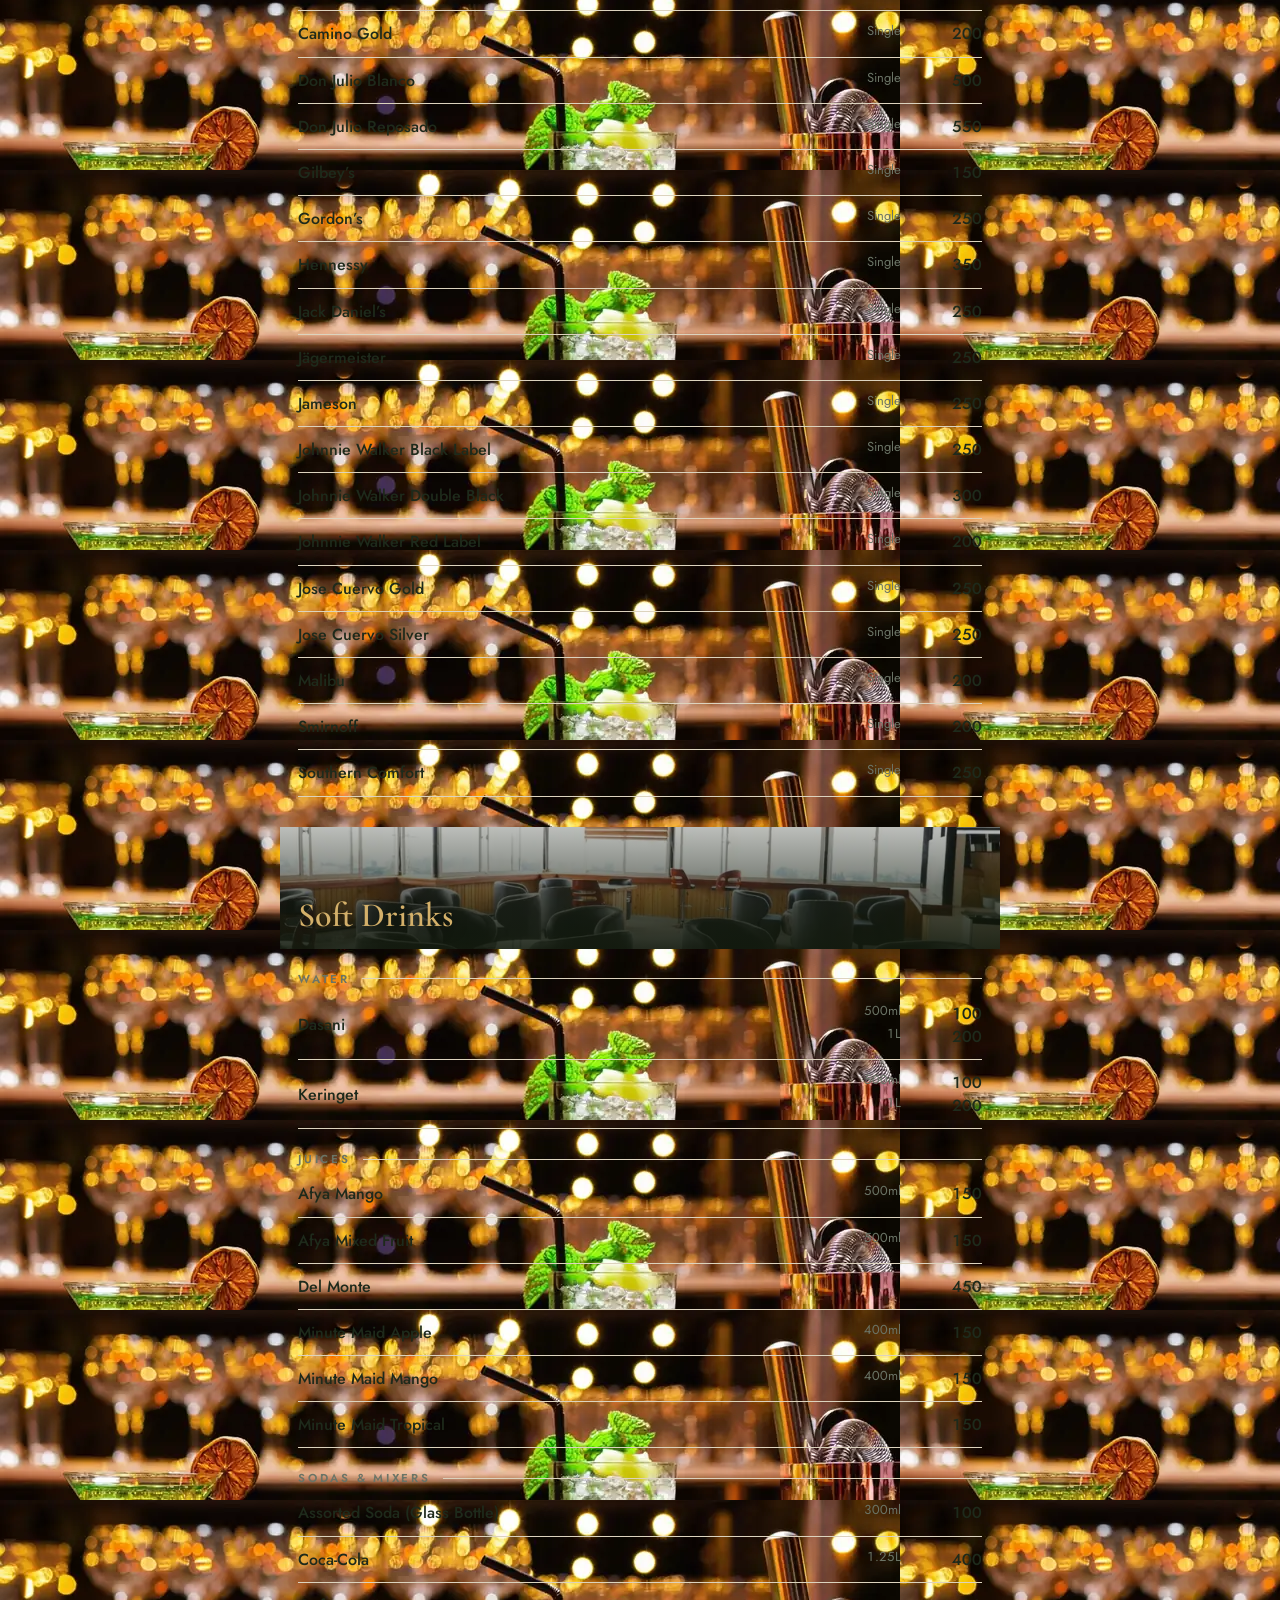
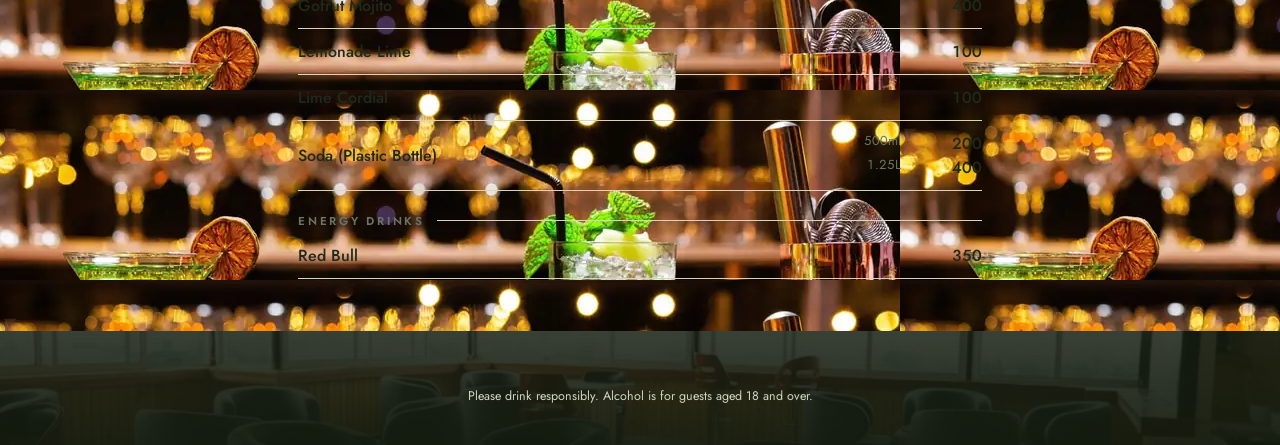
<file: Maraluxe Resort and Spa — Bar Menu(remodelled).html>
<!DOCTYPE html>
<html lang="en">
<head>
<meta charset="utf-8">
<meta name="viewport" content="width=device-width, initial-scale=1, viewport-fit=cover">
<meta name="theme-color" content="#131B0E">
<title>Maraluxe Resort and Spa — Bar Menu</title>
<link href="https://fonts.googleapis.com/css2?family=Cormorant+Garamond:wght@500;600&family=Jost:wght@400;500;600&display=swap" rel="stylesheet">
<style>
:root{--bg:#F6F1E6;--ink:#1E2A1B;--muted:#6B7466;--line:#DCD3BE;--gold:#8E6A2B;--hd:#131B0E;color-scheme:light;box-sizing:border-box;padding-top:env(safe-area-inset-top,0px);padding-bottom:env(safe-area-inset-bottom,0px)}
@media (prefers-color-scheme:dark){:root:not([data-theme="light"]){--bg:#101810;--ink:#EFE8D6;--muted:#A3AC98;--line:#2A3524;--gold:#D4B06A;color-scheme:dark}}
:root[data-theme="dark"]{--bg:#101810;--ink:#EFE8D6;--muted:#A3AC98;--line:#2A3524;--gold:#D4B06A;color-scheme:dark}
*,*::before,*::after{box-sizing:inherit}
html{scroll-padding-top:calc(env(safe-area-inset-top,0px) + 112px)}
body{margin:0;background:var(--bg);color:var(--ink);font:400 16px/1.45 Jost,system-ui,-apple-system,"Segoe UI",sans-serif}
body::before{content:"";position:fixed;inset:0 0 auto;height:env(safe-area-inset-top,0px);background:var(--hd);z-index:10}
header{background:linear-gradient(180deg,rgba(19,27,14,.62),rgba(19,27,14,.94)),var(--hero) center/cover var(--hd);text-align:center;padding:30px 16px 22px}
.logo{width:min(80%,290px);height:auto;display:block;margin:0 auto}
.k{display:flex;align-items:center;justify-content:center;gap:12px;margin:2px 0 0;color:#D4B06A;font:600 12px Jost,sans-serif;letter-spacing:.32em;text-transform:uppercase}.k::before,.k::after{content:"";width:34px;height:1px;background:#D4B06A;opacity:.6}
.s{margin:4px 0 0;color:#A3AC98;font-size:12px}
nav{position:sticky;top:env(safe-area-inset-top,0px);z-index:5;background:var(--hd);padding:8px 12px 10px;border-bottom:1px solid #2A3524}
#q{width:100%;padding:10px 14px;border-radius:10px;border:1px solid #3A4630;background:#1B2514;color:#EFE8D6;font:inherit;font-size:15px}
#q::placeholder{color:#8B9580}
#chips{display:flex;gap:8px;overflow-x:auto;margin-top:8px;scrollbar-width:none}
#chips::-webkit-scrollbar{display:none}
#chips button{flex:none;padding:7px 14px;border-radius:99px;border:1px solid #3A4630;background:transparent;color:#CFD6C3;font:500 13px Jost,sans-serif;letter-spacing:.04em;cursor:pointer}
#chips button.on{background:#D4B06A;border-color:#D4B06A;color:#131B0E}
main{max-width:720px;margin:0 auto;padding:6px 18px 24px}
h2.g{font:600 34px/1.1 "Cormorant Garamond",Georgia,serif;color:var(--gold);margin:36px 0 2px}
h3.c{display:flex;align-items:center;gap:12px;margin:22px 0 4px;color:var(--muted);font:600 11.5px Jost,sans-serif;letter-spacing:.24em;text-transform:uppercase}
h3.c::after{content:"";flex:1;height:1px;background:var(--line)}
.it{display:flex;justify-content:space-between;gap:16px;padding:11px 0;border-bottom:1px solid var(--line)}
.nm{font-weight:500}
.tag{display:inline-block;margin-left:8px;padding:1px 8px;border:1px solid var(--gold);border-radius:99px;color:var(--gold);font-size:10px;letter-spacing:.14em;text-transform:uppercase;vertical-align:2px}
.ds{margin-top:2px;color:var(--muted);font-size:13.5px}
.pr{text-align:right;font-variant-numeric:tabular-nums;white-space:nowrap}
.pr div{display:flex;justify-content:flex-end;gap:14px}
.pr span{color:var(--muted);font-size:13px}
.pr b{font-weight:500;min-width:4.2em;text-align:right}
.it .l{display:flex;align-items:center;flex:1;min-width:0}.th{flex:none;width:64px;height:64px;margin-right:13px;border-radius:12px;object-fit:cover;border:1px solid var(--line)}.th.z{cursor:zoom-in}
.lb{position:fixed;inset:0;z-index:30;background:rgba(10,14,8,.95);display:flex;flex-direction:column;align-items:center;justify-content:center;padding:24px;cursor:zoom-out}.lb[hidden]{display:none}.lb img{max-width:100%;max-height:72vh;border-radius:14px}.lb p{margin:14px 0 0;color:#EFE8D6;font:600 26px "Cormorant Garamond",Georgia,serif}
.sub{margin:0 0 4px;color:var(--muted);font-size:14px}.fs{display:flex;gap:12px;overflow-x:auto;scroll-snap-type:x mandatory;margin:10px -18px 0;padding:4px 18px 8px;scrollbar-width:none}.fs::-webkit-scrollbar{display:none}.fc{flex:none;width:152px;scroll-snap-align:start;text-align:center;padding:18px 10px 14px;border:1px solid var(--line);border-radius:20px;background:linear-gradient(180deg,rgba(212,176,106,.14),transparent)}.fc img{width:92px;height:92px;margin:0 auto 12px;display:block;border-radius:50%;object-fit:cover;border:2px solid var(--gold)}.fc b{display:block;font:600 21px/1.1 "Cormorant Garamond",Georgia,serif}.fc small{display:block;margin-top:5px;color:var(--muted);font-size:10px;letter-spacing:.2em;text-transform:uppercase}.fc span{display:block;margin-top:6px;color:var(--gold);font-weight:500}
.none{padding:40px 0;text-align:center;color:var(--muted)}
footer{margin-top:28px;padding:56px 24px 40px;text-align:center;color:#CFD6C3;font-size:12.5px;background:linear-gradient(rgba(19,27,14,.84),rgba(19,27,14,.94)),var(--bl) center/cover var(--hd)}
.gate{position:fixed;inset:0;z-index:20;background:linear-gradient(rgba(19,27,14,.78),rgba(19,27,14,.95)),var(--hero) center/cover var(--hd);color:#EFE8D6;display:flex;flex-direction:column;align-items:center;justify-content:center;text-align:center;padding:24px}
.gate[hidden]{display:none}
.gate h1{margin:18px 0 6px;font:600 34px "Cormorant Garamond",Georgia,serif;color:#D4B06A}
.gate p{margin:0 0 22px;color:#B8C0AC;max-width:300px}
.gate button{display:block;width:230px;margin:0 auto 10px;padding:13px;border-radius:99px;font:500 15px Jost,sans-serif;cursor:pointer}
.gate .y{background:#D4B06A;border:0;color:#131B0E}
.gate .n{background:transparent;border:1px solid #3A4630;color:#CFD6C3}
</style>
<style>:root{--hero:url("[data-uri]");--bc:url("[data-uri]");--bb:url("[data-uri]");--bg:url("[data-uri]");--bl:url("[data-uri]");--bl2:url("[data-uri]");}.bd{position:relative;margin:30px -18px 8px;padding:0 18px 14px;min-height:122px;display:flex;flex-direction:column;justify-content:flex-end;background:linear-gradient(180deg,rgba(19,27,14,.28),rgba(19,27,14,.9)),var(--bi) center/cover #131B0E}.bd h2.g{margin:0;color:#D4B06A;text-shadow:0 2px 14px rgba(0,0,0,.65)}.bd .sub{margin:3px 0 0;color:#CFD6C3}.bd-bc{--bi:var(--bc)}.bd-bb{--bi:var(--bb)}.bd-bg{--bi:var(--bg)}.bd-bl{--bi:var(--bl)}.bd-bl2{--bi:var(--bl2)}</style>
</head>
<body>
<div class="gate" id="gate">
  <img class="logo" alt="Maraluxe Resort and Spa">
  <h1>Welcome</h1>
  <p id="gp">Our bar menu is for guests aged 18 and over. Please confirm to continue.</p>
  <div id="gb"><button class="y" id="yes">I’m 18 or over</button><button class="n" id="no">Not yet</button></div>
</div>
<header>
  <img class="logo" alt="Maraluxe Resort and Spa">
  <p class="k">Bar Menu</p>
  <p class="s">Crafted cocktails · Fine spirits · Ice-cold beer</p>
  <p class="s">All prices in Ksh.</p>
</header>
<nav>
  <input id="q" type="search" placeholder="Search drinks…" autocomplete="off" aria-label="Search drinks">
  <div id="chips"></div>
</nav>
<main id="m"></main>
<footer>Please drink responsibly. Alcohol is for guests aged 18 and over.</footer>
<div class="lb" id="lb" hidden><img id="lbi" alt=""><p id="lbt"></p></div>
<script>
const D={"venue":"Maraluxe Resort and Spa","menu":"bar","currency":"KES","currencyLabel":"Ksh.","groups":[{"name":"Cocktails","hidden":false,"categories":[{"name":"Signature Cocktails","items":[{"name":"Maraluxe Coconut Velvet","options":[{"label":"","price":1100}],"tags":["Signature"],"image":{"t":"[data-uri]","f":"[data-uri]"}},{"name":"Maraluxe Mango Splash","options":[{"label":"","price":650}],"tags":["Signature"],"image":{"t":"[data-uri]","f":null}},{"name":"Maraluxe Oasis","options":[{"label":"","price":600}],"tags":["Signature"],"image":{"t":"[data-uri]","f":null}},{"name":"Maraluxe Strawberry Bliss","options":[{"label":"","price":600}],"tags":["Signature"],"image":{"t":"[data-uri]","f":null}},{"name":"Maraluxe Tropical Sunset","options":[{"label":"","price":800}],"tags":["Signature"],"image":{"t":"[data-uri]","f":null}}]},{"name":"Classic Cocktails","items":[{"name":"Adios","options":[{"label":"15ml","price":900},{"label":"30ml","price":1200}]},{"name":"Cosmopolitan","options":[{"label":"","price":600}]},{"name":"Dirty Martini","options":[{"label":"","price":700}]},{"name":"Dry Martini","options":[{"label":"","price":600}]},{"name":"Gin & Tonic","options":[{"label":"","price":500}]},{"name":"Jäger Bomb","options":[{"label":"","price":650}]},{"name":"Long Island","options":[{"label":"15ml","price":900},{"label":"30ml","price":1200}]},{"name":"Margarita","options":[{"label":"","price":600}]},{"name":"Mojito","options":[{"label":"","price":600}]},{"name":"Old Fashioned","options":[{"label":"","price":700}]},{"name":"Piña Colada","options":[{"label":"","price":800}]},{"name":"Sangria","options":[{"label":"","price":600}]},{"name":"Screwdriver","options":[{"label":"","price":550}]},{"name":"Sex On The Beach","options":[{"label":"","price":650}]},{"name":"Whiskey Sour","options":[{"label":"","price":550}]}]},{"name":"Mocktails","items":[{"name":"Blue Ocean","options":[{"label":"","price":600}]},{"name":"Mango Delight","options":[{"label":"","price":500}]},{"name":"Rainbow Mocktail","options":[{"label":"","price":600}]},{"name":"Tropical Punch","options":[{"label":"","price":550}]},{"name":"Virgin Mojito","options":[{"label":"","price":500}]},{"name":"Virgin Piña Colada","options":[{"label":"","price":500}]}]}]},{"name":"Beer & Cider","hidden":false,"categories":[{"name":"Beers","items":[{"name":"Balozi","options":[{"label":"Bottle","price":350}]},{"name":"Guinness","options":[{"label":"Bottle","price":350},{"label":"Can","price":500}]},{"name":"Heineken","options":[{"label":"Bottle","price":400},{"label":"Can","price":560}]},{"name":"Pilsner Lager","options":[{"label":"Bottle","price":350}]},{"name":"Tusker Lager","options":[{"label":"Bottle","price":350},{"label":"Can","price":450}]},{"name":"Tusker Lite","options":[{"label":"Bottle","price":350},{"label":"Can","price":500}]},{"name":"Tusker Malt","options":[{"label":"Bottle","price":350},{"label":"Can","price":500}]},{"name":"White Cap","options":[{"label":"Bottle","price":350},{"label":"Can","price":500}]}]},{"name":"Ciders & Ready-to-Drink","items":[{"name":"Guarana","options":[{"label":"Can","price":400}]},{"name":"Hunters Dry","options":[{"label":"Bottle","price":400}]},{"name":"Manyatta Pineapple","options":[{"label":"Bottle","price":350},{"label":"Can","price":500}]},{"name":"Savanna","options":[{"label":"Bottle","price":450}]},{"name":"Smirnoff Black Ice","options":[{"label":"Bottle","price":350},{"label":"Can","price":400}]},{"name":"Smirnoff Pineapple Punch","options":[{"label":"Bottle","price":350},{"label":"Can","price":400}]},{"name":"Smirnoff Raspberry Twist","options":[{"label":"Bottle","price":350},{"label":"Can","price":400}]},{"name":"Tusker Cider","options":[{"label":"Bottle","price":350},{"label":"Can","price":500}]}]}]},{"name":"Spirits","hidden":false,"categories":[{"name":"Whisky","items":[{"name":"Ballantine's","options":[{"label":"750ml","price":5500},{"label":"1L","price":7000}]},{"name":"Bond 7","options":[{"label":"750ml","price":2500}]},{"name":"Famous Grouse","options":[{"label":"750ml","price":5000},{"label":"1L","price":6000}]},{"name":"Glenfiddich","options":[{"label":"700ml","price":11000},{"label":"1L","price":13500}]},{"name":"Grant's","options":[{"label":"750ml","price":3900},{"label":"1L","price":4500}]},{"name":"Jack Daniel's","options":[{"label":"700ml","price":5500},{"label":"1L","price":7000}]},{"name":"Jameson Irish Whiskey","options":[{"label":"750ml","price":5500},{"label":"1L","price":6500}]},{"name":"Johnnie Walker Black Label","options":[{"label":"750ml","price":7000},{"label":"1L","price":8000}]},{"name":"Johnnie Walker Double Black","options":[{"label":"750ml","price":7500},{"label":"1L","price":9000}]},{"name":"Johnnie Walker Gold Label","options":[{"label":"750ml","price":13600}]},{"name":"Johnnie Walker Green Label","options":[{"label":"750ml","price":13800}]},{"name":"Johnnie Walker Red Label","options":[{"label":"750ml","price":4200},{"label":"1L","price":5000}]},{"name":"Singleton","options":[{"label":"","price":10000}]},{"name":"VAT 69","options":[{"label":"375ml","price":1800},{"label":"750ml","price":4000}]}]},{"name":"Vodka","items":[{"name":"Flirt","options":[{"label":"700ml","price":2700}]},{"name":"KC Ginger","options":[{"label":"750ml","price":1650}]},{"name":"KC Pineapple","options":[{"label":"750ml","price":1650}]},{"name":"KC Smooth","options":[{"label":"750ml","price":1650}]},{"name":"Smirnoff","options":[{"label":"350ml","price":1250},{"label":"750ml","price":2900},{"label":"1L","price":3800}]}]},{"name":"Gin","items":[{"name":"Gilbey's","options":[{"label":"350ml","price":1250},{"label":"750ml","price":3600}]},{"name":"Gordon's","options":[{"label":"350ml","price":1800},{"label":"750ml","price":4500},{"label":"1L","price":5500}]},{"name":"Malfy Gin Rosa","options":[{"label":"750ml","price":8000}]}]},{"name":"Rum","items":[{"name":"Bacardi Blanca (Clear)","options":[{"label":"750ml","price":4000}]},{"name":"Bacardi Gold","options":[{"label":"750ml","price":5000}]},{"name":"Captain Morgan Gold","options":[{"label":"750ml","price":2700}]},{"name":"Captain Morgan Spiced","options":[{"label":"750ml","price":4500}]},{"name":"Malibu","options":[{"label":"700ml","price":5500},{"label":"1L","price":7500}]}]},{"name":"Tequila","items":[{"name":"Astral Blanco","options":[{"label":"750ml","price":6500}]},{"name":"Astral Reposado","options":[{"label":"750ml","price":6500}]},{"name":"Camino Clear","options":[{"label":"750ml","price":4000}]},{"name":"Camino Gold","options":[{"label":"750ml","price":4000}]},{"name":"Don Julio Añejo","options":[{"label":"750ml","price":15900}]},{"name":"Don Julio Blanco","options":[{"label":"750ml","price":13200}]},{"name":"Don Julio Reposado","options":[{"label":"750ml","price":14400}]},{"name":"Jose Cuervo Gold","options":[{"label":"750ml","price":4500}]},{"name":"Jose Cuervo Silver","options":[{"label":"750ml","price":4500}]}]},{"name":"Brandy & Cognac","items":[{"name":"Hennessy VS","options":[{"label":"","price":7500}]},{"name":"Hennessy VSOP","options":[{"label":"750ml","price":13000},{"label":"1L","price":18900}]},{"name":"Hennessy XO","options":[{"label":"700ml","price":50000}]},{"name":"Martel VS","options":[{"label":"700ml","price":9000},{"label":"1L","price":11500}]},{"name":"Martel VSOP","options":[{"label":"700ml","price":18000},{"label":"1L","price":20000}]},{"name":"Richot","options":[{"label":"350ml","price":1250},{"label":"750ml","price":2900}]},{"name":"Viceroy","options":[{"label":"375ml","price":1600},{"label":"750ml","price":2500}]}]},{"name":"Liqueurs","items":[{"name":"Amarula Cream","options":[{"label":"750ml","price":5000}]},{"name":"Baileys","options":[{"label":"750ml","price":5000}]},{"name":"Best Cream","options":[{"label":"750ml","price":4500}]},{"name":"Jägermeister","options":[{"label":"1L","price":6500}]},{"name":"Kahlúa Coffee","options":[{"label":"","price":6000}]},{"name":"Southern Comfort","options":[{"label":"1L","price":5000}]}]},{"name":"Other Spirits","items":[{"name":"Jinro","options":[{"label":"","price":600}]}]}]},{"name":"Wine","hidden":false,"categories":[{"name":"Sparkling","items":[{"name":"Bellaire Brux Gold","options":[{"label":"","price":12000}]},{"name":"Bellaire Luxe Rosé","options":[{"label":"","price":12000}]},{"name":"Bellaire Rare Luxe","options":[{"label":"","price":12000}]},{"name":"Bellaire Rare Rosé","options":[{"label":"","price":12000}]}]},{"name":"Red Wine","items":[{"name":"4th Street","options":[{"label":"750ml","price":1400}]},{"name":"Caprice","options":[{"label":"1L","price":1400}]},{"name":"Nederburg Cabernet Sauvignon","options":[{"label":"","price":3000}]},{"name":"Nederburg Merlot","options":[{"label":"750ml","price":3500}]},{"name":"Robertson","options":[{"label":"750ml","price":3000}]}]},{"name":"White Wine","items":[{"name":"4th Street","options":[{"label":"750ml","price":1400}]},{"name":"Caprice","options":[{"label":"1L","price":1400}]},{"name":"Nederburg Sauvignon Blanc","options":[{"label":"","price":3000}]},{"name":"Robertson","options":[{"label":"750ml","price":3000}]}]},{"name":"Wine by the Glass","items":[{"name":"Cellar Cask Red","options":[{"label":"Glass","price":400}]},{"name":"House Wine","options":[{"label":"Glass","price":500}]}]}]},{"name":"Shots & Singles","hidden":false,"categories":[{"name":"Shots & Singles","items":[{"name":"Amarula","options":[{"label":"Single","price":250}]},{"name":"Astral Blanco","options":[{"label":"Single","price":200}]},{"name":"Astral Reposado","options":[{"label":"Single","price":250}]},{"name":"Baileys","options":[{"label":"Single","price":250}]},{"name":"Ballantine's","options":[{"label":"Single","price":250}]},{"name":"Camino Clear","options":[{"label":"Single","price":200}]},{"name":"Camino Gold","options":[{"label":"Single","price":200}]},{"name":"Don Julio Blanco","options":[{"label":"Single","price":500}]},{"name":"Don Julio Reposado","options":[{"label":"Single","price":550}]},{"name":"Gilbey's","options":[{"label":"Single","price":150}]},{"name":"Gordon's","options":[{"label":"Single","price":250}]},{"name":"Hennessy","options":[{"label":"Single","price":350}]},{"name":"Jack Daniel's","options":[{"label":"Single","price":250}]},{"name":"Jägermeister","options":[{"label":"Single","price":250}]},{"name":"Jameson","options":[{"label":"Single","price":250}]},{"name":"Johnnie Walker Black Label","options":[{"label":"Single","price":250}]},{"name":"Johnnie Walker Double Black","options":[{"label":"Single","price":300}]},{"name":"Johnnie Walker Red Label","options":[{"label":"Single","price":200}]},{"name":"Jose Cuervo Gold","options":[{"label":"Single","price":250}]},{"name":"Jose Cuervo Silver","options":[{"label":"Single","price":250}]},{"name":"Malibu","options":[{"label":"Single","price":200}]},{"name":"Smirnoff","options":[{"label":"Single","price":200}]},{"name":"Southern Comfort","options":[{"label":"Single","price":250}]}]}]},{"name":"Soft Drinks","hidden":false,"categories":[{"name":"Water","items":[{"name":"Dasani","options":[{"label":"500ml","price":100},{"label":"1L","price":200}]},{"name":"Keringet","options":[{"label":"500ml","price":100},{"label":"1L","price":200}]}]},{"name":"Juices","items":[{"name":"Afya Mango","options":[{"label":"500ml","price":150}]},{"name":"Afya Mixed Fruit","options":[{"label":"500ml","price":150}]},{"name":"Del Monte","options":[{"label":"","price":450}]},{"name":"Minute Maid Apple","options":[{"label":"400ml","price":150}]},{"name":"Minute Maid Mango","options":[{"label":"400ml","price":150}]},{"name":"Minute Maid Tropical","options":[{"label":"","price":150}]}]},{"name":"Sodas & Mixers","items":[{"name":"Assorted Soda (Glass Bottle)","options":[{"label":"300ml","price":100}]},{"name":"Coca-Cola","options":[{"label":"1.25L","price":400}]},{"name":"Gofrut Mojito","options":[{"label":"","price":400}]},{"name":"Lemonade Lime","options":[{"label":"","price":100}]},{"name":"Lime Cordial","options":[{"label":"","price":100}]},{"name":"Soda (Plastic Bottle)","options":[{"label":"500ml","price":200},{"label":"1.25L","price":400}]}]},{"name":"Energy Drinks","items":[{"name":"Red Bull","options":[{"label":"","price":350}]}]}]},{"name":"Tobacco","hidden":true,"categories":[{"name":"Cigarettes","items":[{"name":"Dunhill Blue","options":[{"label":"Stick","price":40},{"label":"Pack","price":800}]},{"name":"Dunhill Double Switch","options":[{"label":"Stick","price":40},{"label":"Pack","price":800}]},{"name":"Dunhill Switch","options":[{"label":"Stick","price":40},{"label":"Pack","price":800}]},{"name":"Rothmans Kings","options":[{"label":"Stick","price":40},{"label":"Pack","price":800}]}]}]}]};
const L="[data-uri]";
document.querySelectorAll(".logo").forEach(i=>i.src=L);
const $=id=>document.getElementById(id);
const esc=s=>String(s).replace(/[&<>]/g,c=>({"&":"&amp;","<":"&lt;",">":"&gt;"}[c]));
const fix=s=>s.replace(/'/g,"’");
const fmt=n=>String(n).replace(/\B(?=(\d{3})+(?!\d))/g,",");
const slug=s=>s.toLowerCase().replace(/[^a-z]+/g,"-");
const groups=D.groups.filter(g=>!g.hidden);
let obs;const imgs=[];const BK={"Cocktails":"bg","Beer & Cider":"bl","Spirits":"bb","Wine":"bl2","Shots & Singles":"bb","Soft Drinks":"bl"};
function item(i){
  const tags=(i.tags||[]).map(t=>`<span class="tag">${esc(t)}</span>`).join("");
  const ds=i.description?`<div class="ds">${esc(i.description)}</div>`:"";
  const pr=i.options.map(o=>`<div>${o.label?`<span>${esc(o.label)}</span>`:""}<b>${fmt(o.price)}</b></div>`).join("");
  const k=i.image?imgs.push(i)-1:-1;
  const im=i.image?`<img class="th${i.image.f?" z":""}" src="${i.image.t}" data-k="${k}" alt="${esc(i.name)}">`:"";
  return `<div class="it"><div class="l">${im}<div class="nm">${esc(fix(i.name))}${tags}${ds}</div></div><div class="pr">${pr}</div></div>`;
}
function feat(){
  const c=groups.flatMap(g=>g.categories).find(c=>c.name==="Signature Cocktails");
  if(!c)return "";
  const cards=c.items.map(i=>{
    const k=i.image?imgs.push(i)-1:-1;
    const im=i.image?`<img class="th${i.image.f?" z":""}" src="${i.image.t}" data-k="${k}" alt="${esc(i.name)}">`:"";
    const p=i.options.length>1?"from "+fmt(i.options[0].price):fmt(i.options[0].price);
    return `<div class="fc">${im}<b>${esc(fix(i.name.replace(/^Maraluxe /,"")))}</b><small>Signature</small><span>${p}</span></div>`;
  }).join("");
  return `<section class="grp" id="g-signature"><div class="bd bd-bc"><h2 class="g">Signature Cocktails</h2><p class="sub">Crafted in-house at Maraluxe</p></div><div class="fs">${cards}</div></section>`;
}
function render(q){
  const vis=[];imgs.length=0;const fh=q?"":feat();if(fh)vis.push({name:"Signature"});
  const html=groups.map(g=>{
    const cats=g.categories.map(c=>{
      const its=(!q&&c.name==="Signature Cocktails")?[]:c.items.filter(i=>!q||i.name.toLowerCase().includes(q));
      return its.length?`<h3 class="c">${esc(c.name)}</h3>${its.map(item).join("")}`:"";
    }).join("");
    if(!cats)return "";
    vis.push(g);
    return `<section class="grp" id="g-${slug(g.name)}"><div class="bd bd-${BK[g.name]||"bb"}"><h2 class="g">${esc(g.name)}</h2></div>${cats}</section>`;
  }).join("");
  $("m").innerHTML=fh+html||`<div class="none">No drinks match “${esc(q)}”.</div>`;
  $("chips").innerHTML=vis.map(g=>`<button data-g="g-${slug(g.name)}">${esc(g.name)}</button>`).join("");
  if(obs)obs.disconnect();
  obs=new IntersectionObserver(es=>es.forEach(e=>{
    if(e.isIntersecting){
      document.querySelectorAll("#chips button").forEach(b=>{
        const on=b.dataset.g===e.target.id;b.classList.toggle("on",on);
        if(on)b.scrollIntoView({inline:"center",block:"nearest"});
      });
    }
  }),{rootMargin:"-130px 0px -65% 0px"});
  document.querySelectorAll("section.grp").forEach(s=>obs.observe(s));
}
$("chips").addEventListener("click",e=>{
  const b=e.target.closest("button");if(!b)return;
  $(b.dataset.g).scrollIntoView({behavior:"smooth"});
});
$("q").addEventListener("input",e=>render(e.target.value.trim().toLowerCase()));
$("m").addEventListener("click",e=>{
  const t=e.target.closest(".th.z");if(!t)return;
  const i=imgs[t.dataset.k];$("lbi").src=i.image.f;$("lbt").textContent=fix(i.name);$("lb").hidden=false;
});
$("lb").onclick=()=>{$("lb").hidden=true};
render("");
let ok=false;
try{ok=sessionStorage.getItem("mx18")==="1"}catch(e){}
if(ok)$("gate").hidden=true;
$("yes").onclick=()=>{try{sessionStorage.setItem("mx18","1")}catch(e){}$("gate").hidden=true};
$("no").onclick=()=>{$("gp").textContent="No problem. Please ask our team about our restaurant menu and soft drinks.";$("gb").hidden=true};
</script>
</body>
</html>
</file>
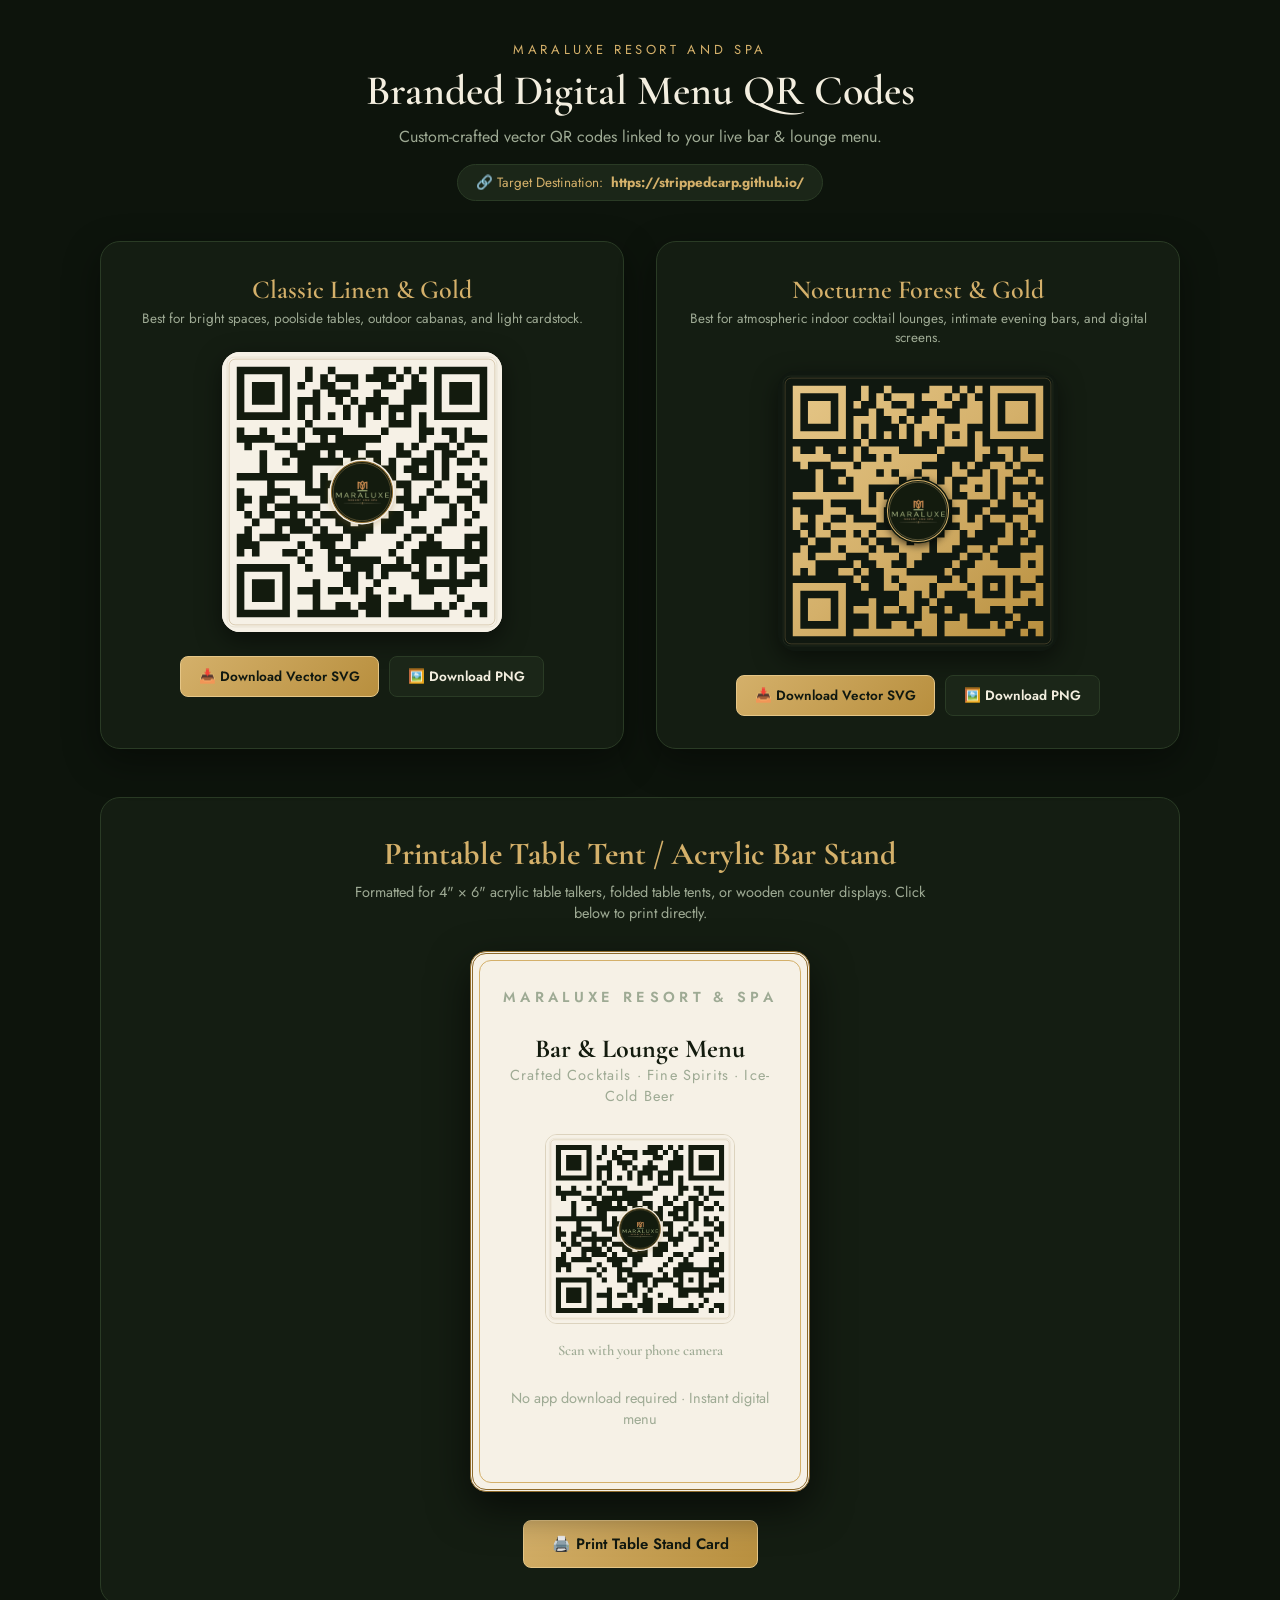
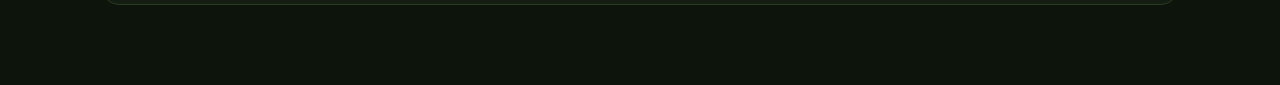
<file: qr.html>
<!DOCTYPE html>
<html lang="en">
<head>
  <meta charset="utf-8">
  <meta name="robots" content="noindex, nofollow">
  <meta name="viewport" content="width=device-width, initial-scale=1, viewport-fit=cover">
  <title>Maraluxe Resort and Spa — Branded QR Code & Table Stand</title>

  <!-- Google Fonts -->
  <link rel="preconnect" href="https://fonts.googleapis.com">
  <link rel="preconnect" href="https://fonts.gstatic.com" crossorigin>
  <link href="https://fonts.googleapis.com/css2?family=Cormorant+Garamond:wght@500;600;700&family=Jost:wght@400;500;600&display=swap" rel="stylesheet">

  <style>
    :root {
      --bg: #0D140C;
      --surface: #141D12;
      --surface-card: #1B2618;
      --border: #2A3B25;
      --gold: #D4B06A;
      --gold-dark: #8E6A2B;
      --text: #F3EEDF;
      --muted: #9EAA94;
      --font-serif: "Cormorant Garamond", Georgia, serif;
      --font-sans: "Jost", system-ui, sans-serif;
    }

    *, *::before, *::after {
      box-sizing: border-box;
      margin: 0;
      padding: 0;
    }

    body {
      background-color: var(--bg);
      color: var(--text);
      font-family: var(--font-sans);
      min-height: 100vh;
      padding: 40px 20px 80px;
      -webkit-font-smoothing: antialiased;
    }

    .container {
      max-width: 1080px;
      margin: 0 auto;
    }

    header {
      text-align: center;
      margin-bottom: 40px;
    }

    .kicker {
      font-size: 13px;
      letter-spacing: 0.28em;
      text-transform: uppercase;
      color: var(--gold);
      margin-bottom: 8px;
    }

    h1 {
      font-family: var(--font-serif);
      font-size: 42px;
      font-weight: 600;
      color: var(--text);
      line-height: 1.15;
    }

    .subtitle {
      color: var(--muted);
      font-size: 16px;
      margin-top: 10px;
    }

    .target-url-badge {
      display: inline-flex;
      align-items: center;
      gap: 8px;
      margin-top: 16px;
      padding: 8px 18px;
      border-radius: 99px;
      background: var(--surface-card);
      border: 1px solid var(--border);
      color: var(--gold);
      font-size: 13.5px;
      word-break: break-all;
    }

    .target-url-badge a {
      color: inherit;
      text-decoration: none;
    }

    /* Grid of QR Themes */
    .qr-grid {
      display: grid;
      grid-template-columns: repeat(auto-fit, minmax(360px, 1fr));
      gap: 32px;
      margin-bottom: 48px;
    }

    .qr-card {
      background: var(--surface);
      border: 1px solid var(--border);
      border-radius: 20px;
      padding: 32px 28px;
      display: flex;
      flex-direction: column;
      align-items: center;
      text-align: center;
      box-shadow: 0 12px 36px rgba(0,0,0,0.4);
      transition: transform 0.2s ease, border-color 0.2s ease;
    }

    .qr-card:hover {
      border-color: var(--gold);
      transform: translateY(-3px);
    }

    .qr-card__title {
      font-family: var(--font-serif);
      font-size: 26px;
      font-weight: 600;
      color: var(--gold);
      margin-bottom: 4px;
    }

    .qr-card__desc {
      font-size: 13.5px;
      color: var(--muted);
      margin-bottom: 24px;
    }

    .qr-preview-wrapper {
      width: 280px;
      height: 280px;
      border-radius: 18px;
      overflow: hidden;
      box-shadow: 0 8px 24px rgba(0,0,0,0.5);
      margin-bottom: 24px;
      display: flex;
      align-items: center;
      justify-content: center;
      background: #000;
    }

    .qr-preview-wrapper img {
      width: 100%;
      height: 100%;
      object-fit: contain;
      display: block;
    }

    .btn-group {
      display: flex;
      flex-wrap: wrap;
      gap: 10px;
      width: 100%;
      justify-content: center;
    }

    .btn {
      padding: 10px 18px;
      border-radius: 8px;
      font-family: var(--font-sans);
      font-size: 13.5px;
      font-weight: 600;
      text-decoration: none;
      cursor: pointer;
      display: inline-flex;
      align-items: center;
      gap: 6px;
      transition: all 0.15s ease;
      border: 1px solid transparent;
    }

    .btn--gold {
      background: linear-gradient(135deg, #D4B06A, #B88F3E);
      color: #101810;
      border-color: #E5C687;
    }

    .btn--gold:hover {
      background: linear-gradient(135deg, #E5C687, #C9A356);
      box-shadow: 0 4px 16px rgba(212, 176, 106, 0.35);
    }

    .btn--outline {
      background: var(--surface-card);
      color: var(--text);
      border-color: var(--border);
    }

    .btn--outline:hover {
      border-color: var(--gold);
      color: var(--gold);
    }

    /* Printable Table Stand Preview */
    .printable-section {
      background: var(--surface);
      border: 1px solid var(--border);
      border-radius: 20px;
      padding: 36px 30px;
      text-align: center;
    }

    .printable-section h2 {
      font-family: var(--font-serif);
      font-size: 32px;
      color: var(--gold);
      margin-bottom: 8px;
    }

    .printable-section p {
      color: var(--muted);
      font-size: 14.5px;
      max-width: 600px;
      margin: 0 auto 28px;
    }

    /* Print Template Card (Actual Physical Print Size: 4x6 / A6) */
    .print-card {
      width: 340px;
      margin: 0 auto 28px;
      background: #F6F1E6;
      color: #1E2A1B;
      border-radius: 16px;
      border: 3px double #8E6A2B;
      padding: 32px 24px;
      text-align: center;
      box-shadow: 0 16px 40px rgba(0,0,0,0.6);
      position: relative;
    }

    .print-card::before {
      content: "";
      position: absolute;
      inset: 6px;
      border: 1px solid #D4B06A;
      border-radius: 12px;
      pointer-events: none;
    }

    .print-card__kicker {
      font-size: 11px;
      letter-spacing: 0.3em;
      text-transform: uppercase;
      color: #8E6A2B;
      font-weight: 600;
      margin-bottom: 6px;
    }

    .print-card__title {
      font-family: var(--font-serif);
      font-size: 26px;
      font-weight: 700;
      color: #131B0E;
      line-height: 1.1;
    }

    .print-card__subtitle {
      font-size: 11px;
      color: #6B7466;
      margin-top: 4px;
      letter-spacing: 0.08em;
    }

    .print-card__qr {
      width: 190px;
      height: 190px;
      margin: 18px auto;
      border-radius: 12px;
      overflow: hidden;
      border: 1px solid #DCD3BE;
    }

    .print-card__qr img {
      width: 100%;
      height: 100%;
      display: block;
    }

    .print-card__callout {
      font-family: var(--font-serif);
      font-size: 17px;
      font-weight: 600;
      color: #8E6A2B;
    }

    .print-card__hint {
      font-size: 11px;
      color: #6B7466;
      margin-top: 4px;
    }

    /* Print Specific Media Rules */
    @media print {
      body {
        background: #FFF;
        padding: 0;
      }

      header, .qr-grid, .btn-group, .target-url-badge, .printable-section > h2, .printable-section > p, .no-print {
        display: none !important;
      }

      .printable-section {
        background: transparent;
        border: none;
        padding: 0;
      }

      .print-card {
        box-shadow: none;
        margin: 20mm auto;
        page-break-inside: avoid;
      }
    }
  </style>
</head>
<body>

  <div class="container">
    <header>
      <p class="kicker">Maraluxe Resort and Spa</p>
      <h1>Branded Digital Menu QR Codes</h1>
      <p class="subtitle">Custom-crafted vector QR codes linked to your live bar & lounge menu.</p>

      <div class="target-url-badge">
        <span>🔗 Target Destination:</span>
        <a href="https://strippedcarp.github.io/" target="_blank" rel="noopener noreferrer">
<strong>https://strippedcarp.github.io/</strong>
        </a>
      </div>
    </header>

    <!-- QR Themes Grid -->
    <div class="qr-grid">
      <!-- 1. Classic Light Theme -->
      <div class="qr-card">
        <h3 class="qr-card__title">Classic Linen & Gold</h3>
        <p class="qr-card__desc">Best for bright spaces, poolside tables, outdoor cabanas, and light cardstock.</p>

        <div class="qr-preview-wrapper" style="background: #F6F1E6;">
          <img src="./maraluxe-qr-light.svg" alt="Maraluxe Classic Light QR Code">
        </div>

        <div class="btn-group">
          <a href="./maraluxe-qr-light.svg" download="maraluxe-qr-light.svg" class="btn btn--gold">
            <span>📥 Download Vector SVG</span>
          </a>
          <button type="button" class="btn btn--outline" onclick="downloadAsPng('./maraluxe-qr-light.svg', 'maraluxe-qr-light.png')">
            <span>🖼️ Download PNG</span>
          </button>
        </div>
      </div>

      <!-- 2. Nocturne Dark Theme -->
      <div class="qr-card">
        <h3 class="qr-card__title">Nocturne Forest & Gold</h3>
        <p class="qr-card__desc">Best for atmospheric indoor cocktail lounges, intimate evening bars, and digital screens.</p>

        <div class="qr-preview-wrapper" style="background: #101810;">
          <img src="./maraluxe-qr-dark.svg" alt="Maraluxe Nocturne Dark QR Code">
        </div>

        <div class="btn-group">
          <a href="./maraluxe-qr-dark.svg" download="maraluxe-qr-dark.svg" class="btn btn--gold">
            <span>📥 Download Vector SVG</span>
          </a>
          <button type="button" class="btn btn--outline" onclick="downloadAsPng('./maraluxe-qr-dark.svg', 'maraluxe-qr-dark.png')">
            <span>🖼️ Download PNG</span>
          </button>
        </div>
      </div>
    </div>

    <!-- Printable Table Stand Section -->
    <section class="printable-section">
      <h2>Printable Table Tent / Acrylic Bar Stand</h2>
      <p>Formatted for 4" × 6" acrylic table talkers, folded table tents, or wooden counter displays. Click below to print directly.</p>

      <!-- Physical Card Mockup -->
      <div class="print-card" id="printableCard">
        <p class="print-card__kicker">Maraluxe Resort & Spa</p>
        <h3 class="print-card__title">Bar & Lounge Menu</h3>
        <p class="print-card__subtitle">Crafted Cocktails · Fine Spirits · Ice-Cold Beer</p>

        <div class="print-card__qr">
          <img src="./maraluxe-qr-light.svg" alt="Scan for Maraluxe Bar Menu">
        </div>

        <p class="print-card__callout">Scan with your phone camera</p>
        <p class="print-card__hint">No app download required · Instant digital menu</p>
      </div>

      <div class="no-print">
        <button type="button" class="btn btn--gold" onclick="window.print()" style="font-size: 15px; padding: 12px 28px;">
          <span>🖨️ Print Table Stand Card</span>
        </button>
      </div>
    </section>
  </div>

  <!-- Client-side SVG-to-PNG Converter Script -->
  <script>
    function downloadAsPng(svgUrl, filename) {
      const img = new Image();
      img.crossOrigin = 'anonymous';
      img.onload = function () {
        const canvas = document.createElement('canvas');
        canvas.width = 1200;
        canvas.height = 1200;
        const ctx = canvas.getContext('2d');
        ctx.imageSmoothingEnabled = true;
        ctx.imageSmoothingQuality = 'high';
        ctx.drawImage(img, 0, 0, 1200, 1200);

        canvas.toBlob(function (blob) {
          const a = document.createElement('a');
          a.download = filename;
          a.href = URL.createObjectURL(blob);
          document.body.appendChild(a);
          a.click();
          document.body.removeChild(a);
        }, 'image/png');
      };
      img.src = svgUrl;
    }
  </script>
</body>
</html>
</file>
<file: styles.css>
/* ==========================================================================
   Maraluxe Resort and Spa — Bar Menu Stylesheet
   Architecture: BEM (Block Element Modifier)
   Design System: Luxury Hospitality / Dark & Light Mode Adaptable
   ========================================================================== */

/* ==========================================================================
   1. Design Tokens & Theme Configuration
   ========================================================================== */
:root {
  --color-bg: #F6F1E6;
  --color-ink: #1E2A1B;
  --color-muted: #6B7466;
  --color-border: #DCD3BE;
  --color-gold: #8E6A2B;
  --color-gold-light: #D4B06A;
  --color-surface-dark: #131B0E;

  --font-serif: "Cormorant Garamond", Georgia, serif;
  --font-sans: "Jost", system-ui, -apple-system, "Segoe UI", sans-serif;

  /* Banner image variables populated safely at runtime by assets.js */
  --banner-hero: none;
  --banner-cocktails: none;
  --banner-spirits: none;
  --banner-green: none;
  --banner-lounge: none;
  --banner-wine: none;

  color-scheme: light;
  box-sizing: border-box;
  padding-top: env(safe-area-inset-top, 0px);
  padding-bottom: env(safe-area-inset-bottom, 0px);
}

@media (prefers-color-scheme: dark) {
  :root:not([data-theme="light"]) {
    --color-bg: #101810;
    --color-ink: #EFE8D6;
    --color-muted: #A3AC98;
    --color-border: #2A3524;
    --color-gold: #D4B06A;
    color-scheme: dark;
  }
}

:root[data-theme="dark"] {
  --color-bg: #101810;
  --color-ink: #EFE8D6;
  --color-muted: #A3AC98;
  --color-border: #2A3524;
  --color-gold: #D4B06A;
  color-scheme: dark;
}

/* ==========================================================================
   2. Base & Reset
   ========================================================================== */
*, *::before, *::after {
  box-sizing: inherit;
}

html {
  scroll-padding-top: calc(env(safe-area-inset-top, 0px) + 112px);
}

body {
  margin: 0;
  background-color: var(--color-bg);
  color: var(--color-ink);
  font: 400 16px/1.45 var(--font-sans);
  -webkit-font-smoothing: antialiased;
  -webkit-overflow-scrolling: touch;
  touch-action: pan-y;
  text-rendering: optimizeSpeed;
}

body::before {
  content: "";
  position: fixed;
  inset: 0 0 auto;
  height: env(safe-area-inset-top, 0px);
  background-color: var(--color-surface-dark);
  z-index: 10;
}

/* ==========================================================================
   3. Header & Navigation
   ========================================================================== */
.site-header {
  background:
    linear-gradient(180deg, rgba(19, 27, 14, 0.62), rgba(19, 27, 14, 0.94)),
    var(--banner-hero) center / cover var(--color-surface-dark);
  text-align: center;
  padding: 30px 16px 22px;
}

.brand-logo {
  width: min(80%, 290px);
  height: auto;
  display: block;
  margin: 0 auto;
}

.site-header__kicker {
  display: flex;
  align-items: center;
  justify-content: center;
  gap: 12px;
  margin: 2px 0 0;
  color: var(--color-gold-light);
  font: 600 12px var(--font-sans);
  letter-spacing: 0.32em;
  text-transform: uppercase;
}

.site-header__kicker::before,
.site-header__kicker::after {
  content: "";
  width: 34px;
  height: 1px;
  background-color: var(--color-gold-light);
  opacity: 0.6;
}

.site-header__subtitle {
  margin: 4px 0 0;
  color: #A3AC98;
  font-size: 12px;
}

.menu-nav {
  position: sticky;
  top: env(safe-area-inset-top, 0px);
  z-index: 5;
  background-color: var(--color-surface-dark);
  padding: 8px 12px 10px;
  border-bottom: 1px solid #2A3524;
  transform: translateZ(0);
  will-change: transform;
}

.menu-nav__search {
  width: 100%;
  padding: 10px 14px;
  border-radius: 10px;
  border: 1px solid #3A4630;
  background-color: #1B2514;
  color: #EFE8D6;
  font: inherit;
  font-size: 15px;
}

.menu-nav__search::placeholder {
  color: #8B9580;
}

.category-pills {
  display: flex;
  gap: 8px;
  overflow-x: auto;
  margin-top: 8px;
  scrollbar-width: none;
  -webkit-overflow-scrolling: touch;
  overscroll-behavior-x: contain;
}

.category-pills::-webkit-scrollbar {
  display: none;
}

.category-pills__btn {
  flex: none;
  padding: 7px 14px;
  border-radius: 99px;
  border: 1px solid #3A4630;
  background: transparent;
  color: #CFD6C3;
  font: 500 13px var(--font-sans);
  letter-spacing: 0.04em;
  cursor: pointer;
  transition: background-color 0.15s ease, border-color 0.15s ease, color 0.15s ease;
}

.category-pills__btn--active {
  background-color: var(--color-gold-light);
  border-color: var(--color-gold-light);
  color: var(--color-surface-dark);
}

/* ==========================================================================
   4. Menu Content, Category Banners & Items
   ========================================================================== */
.menu-container {
  max-width: 720px;
  margin: 0 auto;
  padding: 6px 18px 24px;
}

.menu-section {
  scroll-margin-top: 130px;
  content-visibility: auto;
  contain-intrinsic-size: 0 450px;
}

.category-banner {
  position: relative;
  margin: 30px -18px 8px;
  padding: 0 18px 14px;
  min-height: 122px;
  display: flex;
  flex-direction: column;
  justify-content: flex-end;
  background:
    linear-gradient(180deg, rgba(19, 27, 14, 0.28), rgba(19, 27, 14, 0.90)),
    var(--banner-image) center / cover var(--color-surface-dark);
  transform: translateZ(0);
  contain: layout paint;
}

.category-banner--cocktails { --banner-image: var(--banner-cocktails); }
.category-banner--spirits   { --banner-image: var(--banner-spirits); }
.category-banner--green     { --banner-image: var(--banner-green); }
.category-banner--lounge    { --banner-image: var(--banner-lounge); }
.category-banner--wine      { --banner-image: var(--banner-wine); }

.category-banner__title {
  font: 600 34px/1.1 var(--font-serif);
  color: var(--color-gold-light);
  margin: 0;
  text-shadow: 0 2px 14px rgba(0, 0, 0, 0.65);
}

.category-banner__subtitle {
  margin: 3px 0 0;
  color: #CFD6C3;
  font-size: 14px;
}

.subcategory-heading {
  display: flex;
  align-items: center;
  gap: 12px;
  margin: 22px 0 4px;
  color: var(--color-muted);
  font: 600 11.5px var(--font-sans);
  letter-spacing: 0.24em;
  text-transform: uppercase;
}

.subcategory-heading::after {
  content: "";
  flex: 1;
  height: 1px;
  background-color: var(--color-border);
}

/* Featured Signature Carousel */
.featured-carousel {
  display: flex;
  gap: 12px;
  overflow-x: auto;
  scroll-snap-type: x mandatory;
  -webkit-overflow-scrolling: touch;
  overscroll-behavior-x: contain;
  margin: 10px -18px 0;
  padding: 4px 18px 8px;
  scrollbar-width: none;
  contain: layout paint;
}

.featured-carousel::-webkit-scrollbar {
  display: none;
}

.featured-card {
  flex: none;
  width: 152px;
  scroll-snap-align: start;
  text-align: center;
  padding: 18px 10px 14px;
  border: 1px solid var(--color-border);
  border-radius: 20px;
  background: linear-gradient(180deg, rgba(212, 176, 106, 0.14), transparent);
}

.featured-card__img {
  width: 92px;
  height: 92px;
  margin: 0 auto 12px;
  display: block;
  border-radius: 50%;
  object-fit: cover;
  border: 2px solid var(--color-gold);
}

.featured-card__title {
  display: block;
  font: 600 21px/1.1 var(--font-serif);
}

.featured-card__badge {
  display: block;
  margin-top: 5px;
  color: var(--color-muted);
  font-size: 10px;
  letter-spacing: 0.2em;
  text-transform: uppercase;
}

.featured-card__price {
  display: block;
  margin-top: 6px;
  color: var(--color-gold);
  font-weight: 500;
}

/* Standard Menu Row */
.menu-item {
  display: flex;
  justify-content: space-between;
  gap: 16px;
  padding: 11px 0;
  border-bottom: 1px solid var(--color-border);
  contain: layout paint;
}

.menu-item__info {
  display: flex;
  align-items: center;
  flex: 1;
  min-width: 0;
}

.menu-item__thumb {
  flex: none;
  width: 64px;
  height: 64px;
  margin-right: 13px;
  border-radius: 12px;
  object-fit: cover;
  border: 1px solid var(--color-border);
}

.menu-item__thumb--zoomable {
  cursor: zoom-in;
}

.menu-item__title {
  font-weight: 500;
}

.menu-item--unavailable .menu-item__title,
.menu-item--unavailable .menu-item__pricing,
.menu-item--unavailable .menu-item__thumb {
  opacity: 0.45;
}

.menu-item--unavailable .menu-item__pricing {
  text-decoration: line-through;
}

.menu-item__badge--unavailable {
  border-color: #b5524a;
  color: #d98880;
}

.menu-item__badge {
  display: inline-block;
  margin-left: 8px;
  padding: 1px 8px;
  border: 1px solid var(--color-gold);
  border-radius: 99px;
  color: var(--color-gold);
  font-size: 10px;
  letter-spacing: 0.14em;
  text-transform: uppercase;
  vertical-align: 2px;
}

.menu-item__desc {
  margin-top: 2px;
  color: var(--color-muted);
  font-size: 13.5px;
}

.menu-item__pricing {
  text-align: right;
  font-variant-numeric: tabular-nums;
  white-space: nowrap;
}

.menu-item__price-option {
  display: flex;
  justify-content: flex-end;
  gap: 14px;
}

.menu-item__option-label {
  color: var(--color-muted);
  font-size: 13px;
}

.menu-item__option-amount {
  font-weight: 500;
  min-width: 4.2em;
  text-align: right;
}

.empty-state {
  padding: 40px 0;
  text-align: center;
  color: var(--color-muted);
}

/* ==========================================================================
   5. Footer, Lightbox & Age Verification Modal
   ========================================================================== */
.site-footer {
  margin-top: 28px;
  padding: 56px 24px 40px;
  text-align: center;
  color: #CFD6C3;
  font-size: 12.5px;
  background:
    linear-gradient(rgba(19, 27, 14, 0.84), rgba(19, 27, 14, 0.94)),
    var(--banner-lounge) center / cover var(--color-surface-dark);
}

.lightbox-modal {
  position: fixed;
  inset: 0;
  z-index: 30;
  background-color: rgba(10, 14, 8, 0.95);
  display: flex;
  flex-direction: column;
  align-items: center;
  justify-content: center;
  padding: 24px;
  cursor: zoom-out;
}

.lightbox-modal[hidden] {
  display: none;
}

.lightbox-modal__img {
  max-width: 100%;
  max-height: 72vh;
  border-radius: 14px;
}

.lightbox-modal__caption {
  margin: 14px 0 0;
  color: #EFE8D6;
  font: 600 26px var(--font-serif);
}

.age-gate {
  position: fixed;
  inset: 0;
  z-index: 20;
  background:
    linear-gradient(rgba(19, 27, 14, 0.78), rgba(19, 27, 14, 0.95)),
    var(--banner-hero) center / cover var(--color-surface-dark);
  color: #EFE8D6;
  display: flex;
  flex-direction: column;
  align-items: center;
  justify-content: center;
  text-align: center;
  padding: 24px;
}

.age-gate[hidden] {
  display: none;
}

.age-gate__title {
  margin: 18px 0 6px;
  font: 600 34px var(--font-serif);
  color: var(--color-gold-light);
}

.age-gate__message {
  margin: 0 0 22px;
  color: #B8C0AC;
  max-width: 300px;
}

.age-gate__btn {
  display: block;
  width: 230px;
  margin: 0 auto 10px;
  padding: 13px;
  border-radius: 99px;
  font: 500 15px var(--font-sans);
  cursor: pointer;
  transition: opacity 0.2s ease;
}

.age-gate__btn:hover {
  opacity: 0.9;
}

.age-gate__btn--confirm {
  background-color: var(--color-gold-light);
  border: 0;
  color: var(--color-surface-dark);
}

.age-gate__btn--decline {
  background: transparent;
  border: 1px solid #3A4630;
  color: #CFD6C3;
}
</file>
<file: admin.css>
/* ==========================================================================
   Maraluxe Resort and Spa — Admin Dashboard & Menu Price Editor
   Design: Luxury Hospitality / Dark Forest Green & Gold Aesthetic
   ========================================================================== */

:root {
  --admin-bg: #0D140C;
  --admin-surface: #141D12;
  --admin-surface-card: #1A2617;
  --admin-surface-elevated: #22321F;
  --admin-border: #2B3D27;
  --admin-border-focus: #D4B06A;
  --admin-border-gold: rgba(212, 176, 106, 0.4);

  --admin-text-main: #F3EEDF;
  --admin-text-muted: #9EAA94;
  --admin-text-dim: #6F7A67;

  --admin-gold: #D4B06A;
  --admin-gold-hover: #E5C687;
  --admin-gold-dark: #8E6A2B;
  --admin-gold-glow: rgba(212, 176, 106, 0.25);

  --admin-danger: #D9534F;
  --admin-danger-bg: rgba(217, 83, 79, 0.15);
  --admin-danger-border: rgba(217, 83, 79, 0.4);

  --admin-warning: #E0A838;
  --admin-warning-bg: rgba(224, 168, 56, 0.15);
  --admin-warning-border: rgba(224, 168, 56, 0.4);

  --admin-success: #5CB85C;
  --admin-success-bg: rgba(92, 184, 92, 0.15);
  --admin-success-border: rgba(92, 184, 92, 0.4);

  --font-serif: "Cormorant Garamond", Georgia, serif;
  --font-sans: "Jost", system-ui, -apple-system, "Segoe UI", sans-serif;

  --shadow-sm: 0 2px 8px rgba(0, 0, 0, 0.35);
  --shadow-md: 0 8px 24px rgba(0, 0, 0, 0.45);
  --shadow-lg: 0 16px 40px rgba(0, 0, 0, 0.6);
  --shadow-gold: 0 4px 20px rgba(212, 176, 106, 0.2);

  --radius-sm: 6px;
  --radius-md: 10px;
  --radius-lg: 16px;
  --radius-pill: 9999px;

  --transition-fast: 0.15s ease;
  --transition-normal: 0.25s cubic-bezier(0.16, 1, 0.3, 1);
}

*, *::before, *::after {
  box-sizing: border-box;
  margin: 0;
  padding: 0;
}

body {
  background-color: var(--admin-bg);
  color: var(--admin-text-main);
  font-family: var(--font-sans);
  font-size: 15px;
  line-height: 1.5;
  min-height: 100vh;
  -webkit-font-smoothing: antialiased;
  position: relative;
  overflow-x: hidden;
}

/* Background Atmosphere Glow */
body::before {
  content: "";
  position: fixed;
  top: -150px;
  right: -100px;
  width: 500px;
  height: 500px;
  background: radial-gradient(circle, rgba(212, 176, 106, 0.08) 0%, transparent 70%);
  pointer-events: none;
  z-index: 0;
}

body::after {
  content: "";
  position: fixed;
  bottom: -200px;
  left: -150px;
  width: 600px;
  height: 600px;
  background: radial-gradient(circle, rgba(34, 50, 31, 0.3) 0%, transparent 70%);
  pointer-events: none;
  z-index: 0;
}

/* ==========================================================================
   Navigation Bar
   ========================================================================== */
.admin-nav {
  position: sticky;
  top: 0;
  z-index: 40;
  background: rgba(20, 29, 18, 0.88);
  backdrop-filter: blur(14px);
  -webkit-backdrop-filter: blur(14px);
  border-bottom: 1px solid var(--admin-border);
  padding: 12px 24px;
}

.admin-nav__inner {
  max-width: 1300px;
  margin: 0 auto;
  display: flex;
  align-items: center;
  justify-content: space-between;
  gap: 16px;
}

.admin-nav__brand {
  display: flex;
  align-items: center;
  gap: 14px;
  text-decoration: none;
}

.admin-nav__logo-wrapper {
  width: 38px;
  height: 38px;
  border-radius: var(--radius-sm);
  background: var(--admin-surface-card);
  border: 1px solid var(--admin-border-gold);
  display: flex;
  align-items: center;
  justify-content: center;
  overflow: hidden;
}

.admin-nav__logo-img {
  width: 100%;
  height: 100%;
  object-fit: cover;
}

.admin-nav__brand-text h1 {
  font-family: var(--font-serif);
  font-size: 20px;
  font-weight: 600;
  color: var(--admin-gold);
  letter-spacing: 0.04em;
  line-height: 1.1;
}

.admin-nav__brand-text p {
  font-size: 11px;
  color: var(--admin-text-muted);
  letter-spacing: 0.18em;
  text-transform: uppercase;
  margin-top: 2px;
}

.admin-nav__actions {
  display: flex;
  align-items: center;
  gap: 10px;
}

/* ==========================================================================
   Buttons & Interactive Elements
   ========================================================================== */
.btn {
  display: inline-flex;
  align-items: center;
  justify-content: center;
  gap: 8px;
  padding: 9px 16px;
  border-radius: var(--radius-sm);
  font-family: var(--font-sans);
  font-size: 13.5px;
  font-weight: 500;
  cursor: pointer;
  border: 1px solid transparent;
  transition: all var(--transition-fast);
  white-space: nowrap;
  user-select: none;
}

.btn:active {
  transform: translateY(1px);
}

.btn--gold {
  background: linear-gradient(135deg, var(--admin-gold), #B89248);
  color: #11180E;
  font-weight: 600;
  border-color: #E5C687;
  box-shadow: var(--shadow-gold);
}

.btn--gold:hover {
  background: linear-gradient(135deg, var(--admin-gold-hover), #C9A356);
  box-shadow: 0 6px 24px rgba(212, 176, 106, 0.35);
}

.btn--surface {
  background: var(--admin-surface-card);
  color: var(--admin-text-main);
  border-color: var(--admin-border);
}

.btn--surface:hover {
  background: var(--admin-surface-elevated);
  border-color: var(--admin-border-focus);
}

.btn--ghost {
  background: transparent;
  color: var(--admin-text-muted);
  border-color: transparent;
}

.btn--ghost:hover {
  color: var(--admin-text-main);
  background: rgba(255, 255, 255, 0.05);
}

.btn--danger-ghost {
  background: transparent;
  color: var(--admin-danger);
  border-color: transparent;
}

.btn--danger-ghost:hover {
  background: var(--admin-danger-bg);
  border-color: var(--admin-danger-border);
}

.btn--sm {
  padding: 6px 12px;
  font-size: 12.5px;
}

.btn--icon-only {
  padding: 8px;
  width: 36px;
  height: 36px;
}

/* ==========================================================================
   Layout Container
   ========================================================================== */
.admin-container {
  max-width: 1300px;
  margin: 0 auto;
  padding: 24px 24px 120px;
  position: relative;
  z-index: 1;
}

/* ==========================================================================
   Header Banner & Quick Metrics
   ========================================================================== */
.admin-header {
  margin-bottom: 28px;
}

.admin-header__top {
  display: flex;
  flex-wrap: wrap;
  align-items: flex-end;
  justify-content: space-between;
  gap: 16px;
  margin-bottom: 24px;
}

.admin-header__title {
  font-family: var(--font-serif);
  font-size: 32px;
  font-weight: 600;
  color: var(--admin-text-main);
  line-height: 1.15;
}

.admin-header__subtitle {
  color: var(--admin-text-muted);
  font-size: 14px;
  margin-top: 6px;
}

.admin-metrics {
  display: grid;
  grid-template-columns: repeat(auto-fit, minmax(200px, 1fr));
  gap: 16px;
  margin-bottom: 24px;
}

.metric-card {
  background: var(--admin-surface);
  border: 1px solid var(--admin-border);
  border-radius: var(--radius-md);
  padding: 16px 20px;
  display: flex;
  align-items: center;
  gap: 16px;
  box-shadow: var(--shadow-sm);
  transition: border-color var(--transition-fast);
}

.metric-card:hover {
  border-color: var(--admin-border-focus);
}

.metric-card__icon {
  width: 44px;
  height: 44px;
  border-radius: var(--radius-sm);
  background: var(--admin-surface-card);
  border: 1px solid var(--admin-border);
  display: flex;
  align-items: center;
  justify-content: center;
  color: var(--admin-gold);
  font-size: 20px;
}

.metric-card__val {
  font-family: var(--font-serif);
  font-size: 26px;
  font-weight: 600;
  color: var(--admin-text-main);
  line-height: 1;
}

.metric-card__lbl {
  font-size: 12px;
  color: var(--admin-text-muted);
  text-transform: uppercase;
  letter-spacing: 0.08em;
  margin-top: 4px;
}

.metric-card--modified .metric-card__val {
  color: var(--admin-gold);
}

/* ==========================================================================
   Toolbar: Search, Filters & Bulk Actions
   ========================================================================== */
.admin-toolbar {
  background: var(--admin-surface);
  border: 1px solid var(--admin-border);
  border-radius: var(--radius-md);
  padding: 14px 18px;
  margin-bottom: 24px;
  display: flex;
  flex-direction: column;
  gap: 14px;
  box-shadow: var(--shadow-sm);
}

.admin-toolbar__row {
  display: flex;
  flex-wrap: wrap;
  align-items: center;
  justify-content: space-between;
  gap: 14px;
}

.search-box {
  position: relative;
  flex: 1;
  min-width: 260px;
}

.search-box__input {
  width: 100%;
  padding: 10px 14px 10px 40px;
  background: var(--admin-surface-card);
  border: 1px solid var(--admin-border);
  border-radius: var(--radius-sm);
  color: var(--admin-text-main);
  font-family: var(--font-sans);
  font-size: 14px;
  outline: none;
  transition: all var(--transition-fast);
}

.search-box__input:focus {
  border-color: var(--admin-border-focus);
  background: var(--admin-surface-elevated);
  box-shadow: 0 0 0 3px rgba(212, 176, 106, 0.15);
}

.search-box__icon {
  position: absolute;
  left: 14px;
  top: 50%;
  transform: translateY(-50%);
  color: var(--admin-text-dim);
  font-size: 16px;
  pointer-events: none;
}

.search-box__clear {
  position: absolute;
  right: 12px;
  top: 50%;
  transform: translateY(-50%);
  background: transparent;
  border: none;
  color: var(--admin-text-dim);
  cursor: pointer;
  font-size: 14px;
  padding: 4px;
}

.search-box__clear:hover {
  color: var(--admin-text-main);
}

.filter-select {
  padding: 10px 14px;
  background: var(--admin-surface-card);
  border: 1px solid var(--admin-border);
  border-radius: var(--radius-sm);
  color: var(--admin-text-main);
  font-family: var(--font-sans);
  font-size: 13.5px;
  outline: none;
  cursor: pointer;
  transition: border-color var(--transition-fast);
}

.filter-select:focus {
  border-color: var(--admin-border-focus);
}

/* Category Filter Pills */
.category-filter-pills {
  display: flex;
  gap: 8px;
  overflow-x: auto;
  padding-bottom: 4px;
  scrollbar-width: thin;
  scrollbar-color: var(--admin-border) transparent;
}

.category-filter-pills::-webkit-scrollbar {
  height: 5px;
}

.category-filter-pills::-webkit-scrollbar-thumb {
  background: var(--admin-border);
  border-radius: 4px;
}

.pill-btn {
  flex: none;
  padding: 6px 14px;
  border-radius: var(--radius-pill);
  background: var(--admin-surface-card);
  border: 1px solid var(--admin-border);
  color: var(--admin-text-muted);
  font-size: 13px;
  font-family: var(--font-sans);
  cursor: pointer;
  transition: all var(--transition-fast);
  display: inline-flex;
  align-items: center;
  gap: 6px;
}

.pill-btn:hover {
  color: var(--admin-text-main);
  border-color: var(--admin-border-focus);
}

.pill-btn--active {
  background: var(--admin-gold);
  border-color: var(--admin-gold);
  color: #101810;
  font-weight: 600;
}

.pill-btn__count {
  font-size: 11px;
  padding: 1px 6px;
  border-radius: var(--radius-pill);
  background: rgba(0, 0, 0, 0.25);
  color: inherit;
}

/* ==========================================================================
   Menu Item Sections & Card/Table Layout
   ========================================================================== */
.menu-group-wrapper {
  margin-bottom: 36px;
}

.menu-group-header {
  display: flex;
  align-items: center;
  justify-content: space-between;
  gap: 12px;
  padding-bottom: 10px;
  margin-bottom: 14px;
  border-bottom: 1px solid var(--admin-border-gold);
}

.menu-group-title {
  font-family: var(--font-serif);
  font-size: 24px;
  font-weight: 600;
  color: var(--admin-gold);
  display: flex;
  align-items: center;
  gap: 10px;
}

.category-badge-chip {
  font-family: var(--font-sans);
  font-size: 11.5px;
  color: var(--admin-text-muted);
  padding: 2px 8px;
  border-radius: var(--radius-pill);
  border: 1px solid var(--admin-border);
  font-weight: 400;
}

.items-grid {
  display: grid;
  gap: 12px;
}

/* Individual Item Row / Card */
.item-card {
  background: var(--admin-surface);
  border: 1px solid var(--admin-border);
  border-radius: var(--radius-md);
  padding: 14px 18px;
  display: grid;
  grid-template-columns: auto 1fr auto auto;
  align-items: center;
  gap: 16px;
  box-shadow: var(--shadow-sm);
  transition: all var(--transition-fast);
}

.item-card:hover {
  border-color: var(--admin-border-focus);
  background: var(--admin-surface-card);
}

.item-card--modified {
  border-left: 3px solid var(--admin-gold);
  background: linear-gradient(90deg, rgba(212, 176, 106, 0.04), transparent);
}

.item-card--out-of-stock {
  opacity: 0.65;
  border-style: dashed;
}

/* Thumbnail */
.item-card__thumb-box {
  width: 48px;
  height: 48px;
  border-radius: var(--radius-sm);
  background: var(--admin-surface-card);
  border: 1px solid var(--admin-border);
  overflow: hidden;
  display: flex;
  align-items: center;
  justify-content: center;
  color: var(--admin-text-dim);
  flex-shrink: 0;
}

.item-card__thumb-img {
  width: 100%;
  height: 100%;
  object-fit: cover;
}

/* Main Details */
.item-card__details {
  min-width: 0;
}

.item-card__name-input {
  width: 100%;
  max-width: 380px;
  background: transparent;
  border: 1px solid transparent;
  border-radius: var(--radius-sm);
  color: var(--admin-text-main);
  font-family: var(--font-sans);
  font-size: 15px;
  font-weight: 500;
  padding: 4px 8px;
  transition: all var(--transition-fast);
}

.item-card__name-input:focus,
.item-card__name-input:hover {
  background: var(--admin-surface-card);
  border-color: var(--admin-border);
}

.item-card__name-input:focus {
  border-color: var(--admin-border-focus);
  outline: none;
}

.item-card__meta-row {
  display: flex;
  flex-wrap: wrap;
  align-items: center;
  gap: 8px;
  margin-top: 4px;
}

.item-card__tag {
  font-size: 10.5px;
  letter-spacing: 0.08em;
  text-transform: uppercase;
  padding: 1px 7px;
  border-radius: var(--radius-pill);
  border: 1px solid var(--admin-border);
  color: var(--admin-text-muted);
}

.item-card__tag--gold {
  border-color: var(--admin-border-gold);
  color: var(--admin-gold);
  background: rgba(212, 176, 106, 0.08);
}

.item-card__tag--stock-out {
  border-color: var(--admin-warning-border);
  color: var(--admin-warning);
  background: var(--admin-warning-bg);
}

/* Pricing Options List */
.item-card__pricing-group {
  display: flex;
  flex-direction: column;
  gap: 6px;
  align-items: flex-end;
}

.option-row {
  display: flex;
  align-items: center;
  gap: 8px;
}

.option-row__label {
  width: 80px;
  text-align: right;
  font-size: 12.5px;
  color: var(--admin-text-muted);
}

.option-row__label-input {
  width: 85px;
  text-align: right;
  background: var(--admin-surface-card);
  border: 1px solid var(--admin-border);
  border-radius: var(--radius-sm);
  color: var(--admin-text-muted);
  font-size: 12.5px;
  padding: 4px 6px;
  outline: none;
}

.option-row__label-input:focus {
  border-color: var(--admin-border-focus);
  color: var(--admin-text-main);
}

.option-row__price-wrapper {
  position: relative;
  display: inline-flex;
  align-items: center;
}

.option-row__currency {
  position: absolute;
  left: 10px;
  color: var(--admin-gold);
  font-size: 12px;
  font-weight: 500;
  pointer-events: none;
}

.option-row__price-input {
  width: 120px;
  padding: 6px 10px 6px 38px;
  background: var(--admin-surface-card);
  border: 1px solid var(--admin-border);
  border-radius: var(--radius-sm);
  color: var(--admin-text-main);
  font-family: var(--font-sans);
  font-size: 14.5px;
  font-weight: 600;
  text-align: right;
  outline: none;
  transition: all var(--transition-fast);
}

.option-row__price-input:focus {
  border-color: var(--admin-border-focus);
  background: var(--admin-surface-elevated);
  box-shadow: 0 0 0 3px rgba(212, 176, 106, 0.15);
}

/* Action Buttons per Item */
.item-card__controls {
  display: flex;
  align-items: center;
  gap: 6px;
}

.status-toggle-btn {
  padding: 6px 10px;
  border-radius: var(--radius-sm);
  font-size: 12px;
  background: transparent;
  border: 1px solid var(--admin-border);
  color: var(--admin-text-muted);
  cursor: pointer;
  display: inline-flex;
  align-items: center;
  gap: 5px;
  transition: all var(--transition-fast);
}

.status-toggle-btn:hover {
  border-color: var(--admin-warning);
  color: var(--admin-warning);
}

.status-toggle-btn--out {
  background: var(--admin-warning-bg);
  border-color: var(--admin-warning-border);
  color: var(--admin-warning);
}

/* ==========================================================================
   Sticky Bottom Summary & Save Bar
   ========================================================================== */
.admin-sticky-bar {
  position: fixed;
  bottom: 0;
  left: 0;
  right: 0;
  z-index: 50;
  background: rgba(16, 24, 15, 0.95);
  backdrop-filter: blur(16px);
  -webkit-backdrop-filter: blur(16px);
  border-top: 1px solid var(--admin-border-gold);
  box-shadow: 0 -8px 30px rgba(0, 0, 0, 0.5);
  padding: 14px 24px;
}

.admin-sticky-bar__inner {
  max-width: 1300px;
  margin: 0 auto;
  display: flex;
  flex-wrap: wrap;
  align-items: center;
  justify-content: space-between;
  gap: 16px;
}

.admin-sticky-bar__status {
  display: flex;
  align-items: center;
  gap: 12px;
}

.status-dot {
  width: 10px;
  height: 10px;
  border-radius: 50%;
  background: var(--admin-success);
  box-shadow: 0 0 8px var(--admin-success);
}

.status-dot--unsaved {
  background: var(--admin-gold);
  box-shadow: 0 0 10px var(--admin-gold);
  animation: pulse 1.5s infinite;
}

@keyframes pulse {
  0% { transform: scale(0.95); opacity: 0.8; }
  50% { transform: scale(1.15); opacity: 1; }
  100% { transform: scale(0.95); opacity: 0.8; }
}

.admin-sticky-bar__text {
  font-size: 14px;
  color: var(--admin-text-main);
}

.admin-sticky-bar__subtext {
  font-size: 12px;
  color: var(--admin-text-muted);
}

.admin-sticky-bar__buttons {
  display: flex;
  align-items: center;
  gap: 10px;
}

/* ==========================================================================
   Modal Dialogs (PIN Gate, Add Item, Confirmation)
   ========================================================================== */
.modal-overlay {
  position: fixed;
  inset: 0;
  z-index: 100;
  background: rgba(8, 12, 7, 0.85);
  backdrop-filter: blur(12px);
  -webkit-backdrop-filter: blur(12px);
  display: flex;
  align-items: center;
  justify-content: center;
  padding: 20px;
  opacity: 1;
  visibility: visible;
  transition: opacity var(--transition-normal), visibility var(--transition-normal);
}

.modal-overlay[hidden] {
  opacity: 0;
  visibility: hidden;
  pointer-events: none;
}

.modal-card {
  width: 100%;
  max-width: 500px;
  background: var(--admin-surface);
  border: 1px solid var(--admin-border-gold);
  border-radius: var(--radius-lg);
  box-shadow: var(--shadow-lg);
  padding: 32px 30px;
  position: relative;
  transform: translateY(0);
  transition: transform var(--transition-normal);
}

.modal-overlay[hidden] .modal-card {
  transform: translateY(20px);
}

.modal-header {
  text-align: center;
  margin-bottom: 24px;
}

.modal-logo {
  width: 72px;
  height: 72px;
  border-radius: 50%;
  background: var(--admin-surface-card);
  border: 2px solid var(--admin-border-gold);
  margin: 0 auto 16px;
  display: flex;
  align-items: center;
  justify-content: center;
  overflow: hidden;
}

.modal-logo img {
  width: 100%;
  height: 100%;
  object-fit: cover;
}

.modal-title {
  font-family: var(--font-serif);
  font-size: 28px;
  font-weight: 600;
  color: var(--admin-gold);
  line-height: 1.15;
}

.modal-subtitle {
  font-size: 14px;
  color: var(--admin-text-muted);
  margin-top: 8px;
}

/* Forms */
.form-group {
  margin-bottom: 18px;
}

.form-label {
  display: block;
  font-size: 13px;
  font-weight: 500;
  color: var(--admin-text-main);
  margin-bottom: 6px;
}

.form-label span.req {
  color: var(--admin-gold);
  margin-left: 2px;
}

.form-input,
.form-select,
.form-textarea {
  width: 100%;
  padding: 11px 14px;
  background: var(--admin-surface-card);
  border: 1px solid var(--admin-border);
  border-radius: var(--radius-sm);
  color: var(--admin-text-main);
  font-family: var(--font-sans);
  font-size: 14.5px;
  outline: none;
  transition: all var(--transition-fast);
}

.form-input:focus,
.form-select:focus,
.form-textarea:focus {
  border-color: var(--admin-border-focus);
  background: var(--admin-surface-elevated);
  box-shadow: 0 0 0 3px rgba(212, 176, 106, 0.15);
}

.form-row {
  display: grid;
  grid-template-columns: 1fr 1fr;
  gap: 14px;
}

.modal-actions {
  display: flex;
  align-items: center;
  justify-content: flex-end;
  gap: 12px;
  margin-top: 24px;
}

/* PIN Input Lock Specific */
.pin-input-wrapper {
  position: relative;
}

.pin-input {
  letter-spacing: 0.15em;
  font-size: 18px;
  text-align: center;
  padding-right: 44px;
}

.pin-toggle-btn {
  position: absolute;
  right: 12px;
  top: 50%;
  transform: translateY(-50%);
  background: transparent;
  border: none;
  color: var(--admin-text-dim);
  cursor: pointer;
  padding: 4px;
}

.pin-toggle-btn:hover {
  color: var(--admin-text-main);
}

.pin-error-msg {
  color: var(--admin-danger);
  font-size: 12.5px;
  text-align: center;
  margin-top: 8px;
  min-height: 18px;
}

.shake {
  animation: shake 0.35s ease-in-out;
}

@keyframes shake {
  0%, 100% { transform: translateX(0); }
  20%, 60% { transform: translateX(-8px); }
  40%, 80% { transform: translateX(8px); }
}

/* ==========================================================================
   Toast Notifications
   ========================================================================== */
.toast-container {
  position: fixed;
  bottom: 90px;
  right: 24px;
  z-index: 150;
  display: flex;
  flex-direction: column;
  gap: 10px;
  pointer-events: none;
}

.toast {
  pointer-events: auto;
  min-width: 280px;
  max-width: 420px;
  background: var(--admin-surface-elevated);
  border: 1px solid var(--admin-border-gold);
  border-radius: var(--radius-md);
  padding: 14px 18px;
  color: var(--admin-text-main);
  box-shadow: var(--shadow-lg);
  display: flex;
  align-items: center;
  gap: 12px;
  transform: translateX(100%);
  opacity: 0;
  transition: all var(--transition-normal);
}

.toast--visible {
  transform: translateX(0);
  opacity: 1;
}

.toast__icon {
  font-size: 20px;
  color: var(--admin-gold);
}

.toast__message {
  font-size: 13.5px;
  flex: 1;
}

/* ==========================================================================
   Responsive Adaptations
   ========================================================================== */
@media (max-width: 900px) {
  .item-card {
    grid-template-columns: 1fr;
    gap: 14px;
  }

  .item-card__pricing-group {
    align-items: flex-start;
  }

  .item-card__controls {
    justify-content: flex-end;
  }

  .admin-sticky-bar__inner {
    flex-direction: column;
    align-items: stretch;
    text-align: center;
  }

  .admin-sticky-bar__buttons {
    justify-content: center;
  }
}

@media (max-width: 600px) {
  .admin-nav {
    padding: 10px 16px;
  }

  .admin-container {
    padding: 16px 16px 130px;
  }

  .form-row {
    grid-template-columns: 1fr;
  }

  .modal-card {
    padding: 24px 18px;
  }
}
</file>
